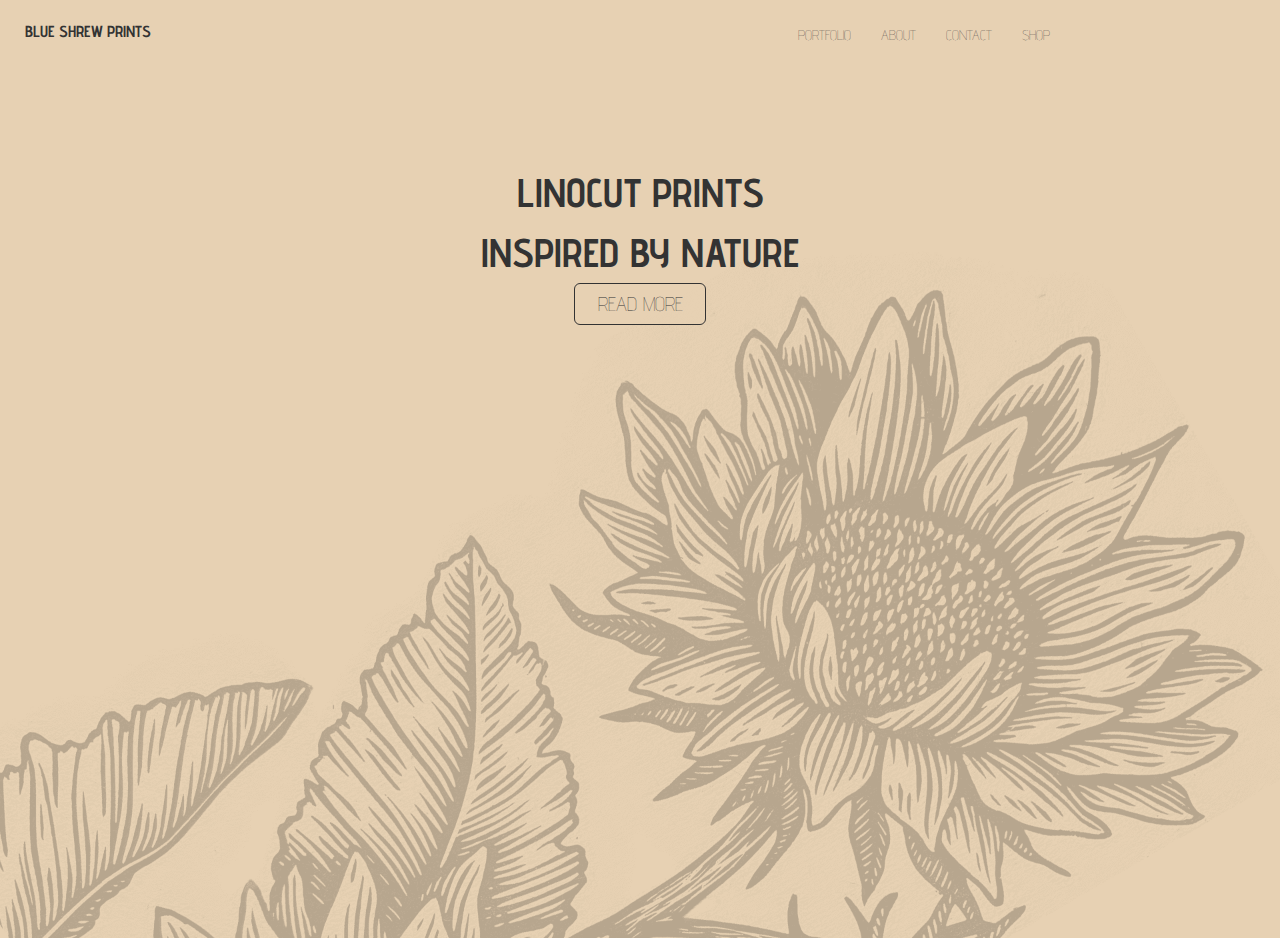
<file: index.html>
<!DOCTYPE html>
<html lang="en">
<head>
	<meta charset="utf-8">
	<meta name="viewport" content="width=device-width, height=device-height, initial-scale=1">
	<title>Blue Shrew Prints</title>
	<meta name="description" content="Linocut prints made by Andrea Raffai">
	<meta name="keywords" content="linocut, prints, handmade, art, contemporary">
	<link rel="icon" type="image/png" href="./IMG/favicon-16x16.png">
	<link rel="stylesheet" type="text/css" href="style.css">
	<link rel="stylesheet" href="https://cdnjs.cloudflare.com/ajax/libs/font-awesome/4.7.0/css/font-awesome.min.css">

	
</head>
<body>
	<header>
		
<!-- NAV -->

		<div class="logo">
			<a href="./index.html">
			<h1>BLUE SHREW PRlNTS</h1>
			</a>
		</div>
		<div class="bar">
		<nav>
			<a href="javascript:void(0);" class="icon" onclick="myFunction()">
				<i class="fa fa-bars"></i>
			</a>
			<div id="navLinks">
			    <a href="./portfolio.html">PORTFOLlO</a>
			    <a href="./about.html">ABOUT</a>
			    <a href="./contact.html">CONTACT</a>
			    <a href="./shop.html">SHOP</a>
  			</div>
		</nav>
		</div>
		<div class="logo2">
			<a href="./index.html">
			<h1>BLUE SHREW PRlNTS</h1>
			</a>
		</div>
		<div class="bar2">
		<nav>
			<div id="navLinks2">
			    <a href="./shop.html">SHOP</a>
			    <a href="./contact.html">CONTACT</a>
			    <a href="./about.html">ABOUT</a>
			    <a href="./portfolio.html">PORTFOLlO</a>
  			</div>

		</nav>
		</div>

	</header>

	<section id="home">

		<h1 class="tagline">
			LlNOCUT PRlNTS<br>lNSPlRED BY NATURE
		</h1>

		<div class="button">
			<a href="./portfolio.html">READ MORE</a>
		</div>
		
		
	</section>

<!-- NAV Display switch -->

	<script>
				function myFunction() {
		  var x = document.getElementById("navLinks");
		  if (x.style.display === "block") {
		    x.style.display = "none";
		  } else {
		    x.style.display = "block";
		  }
		}
	</script>

</body>
</html>
</file>
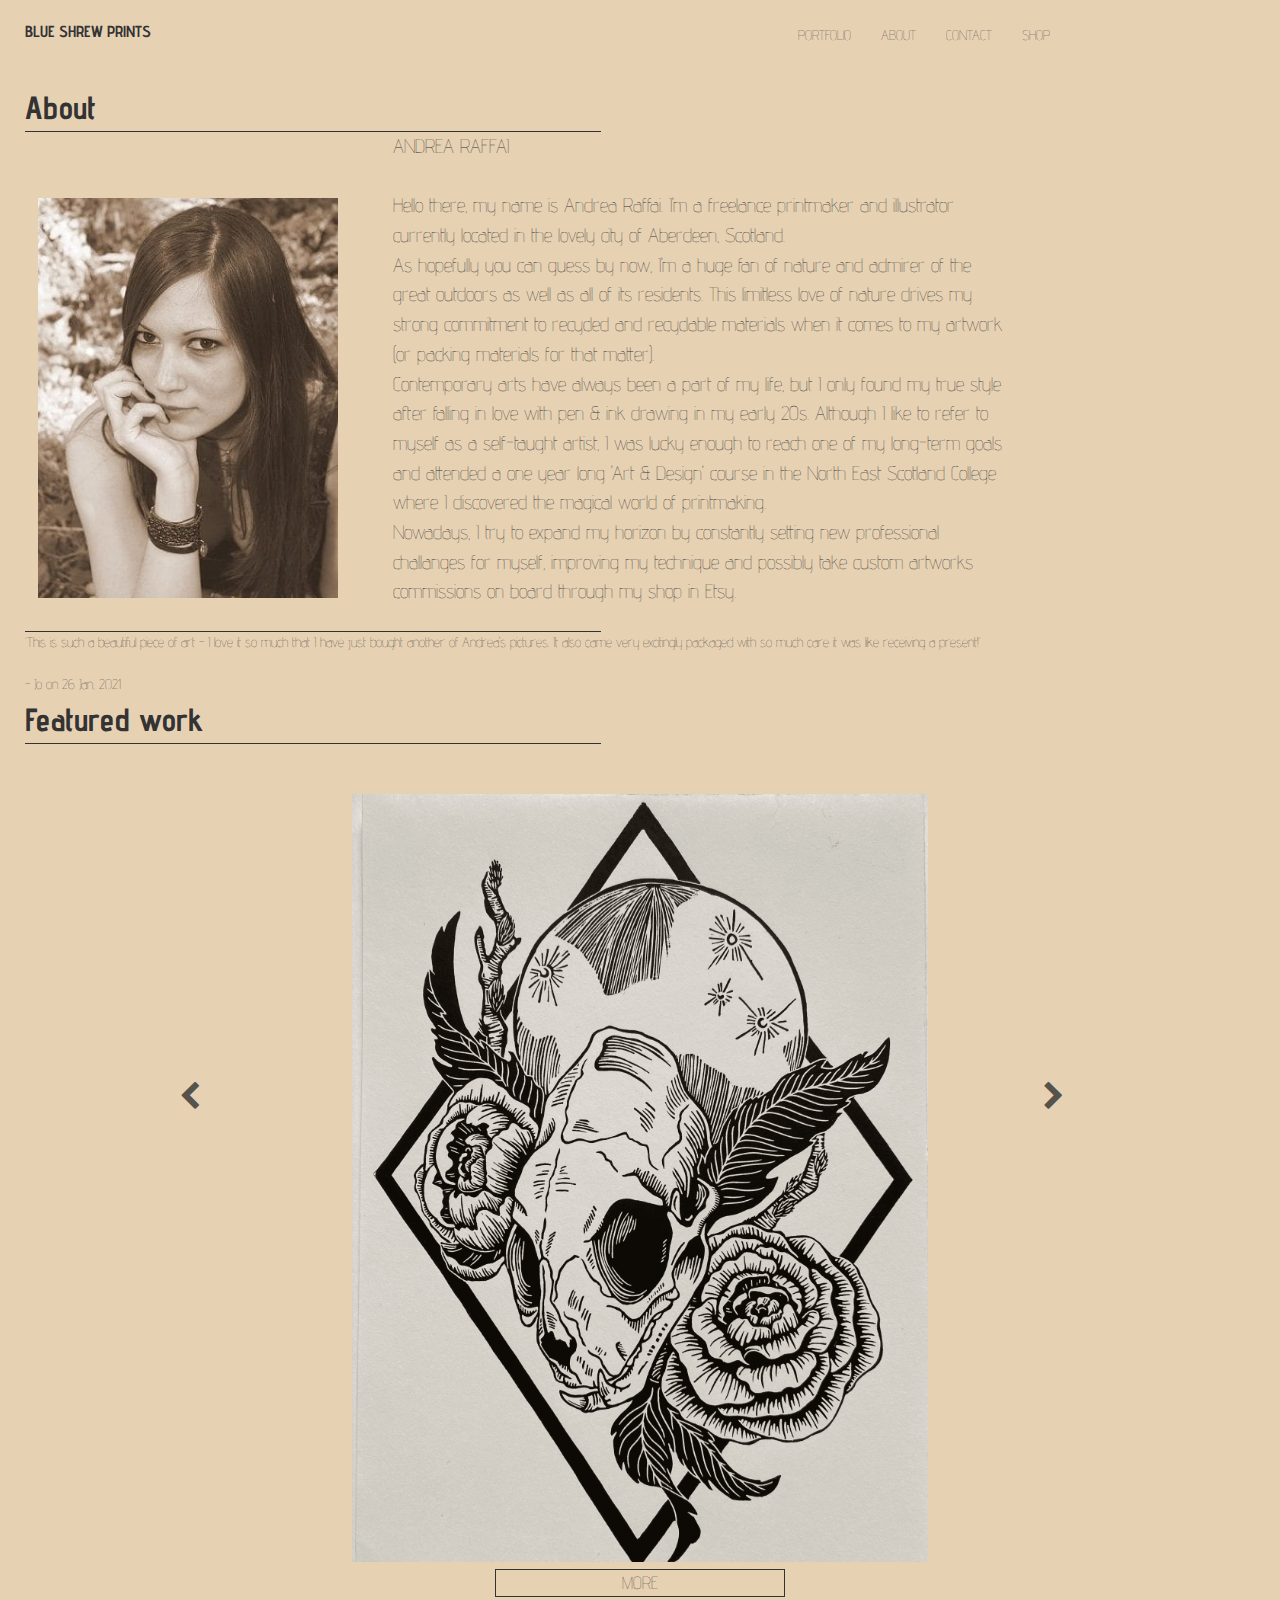
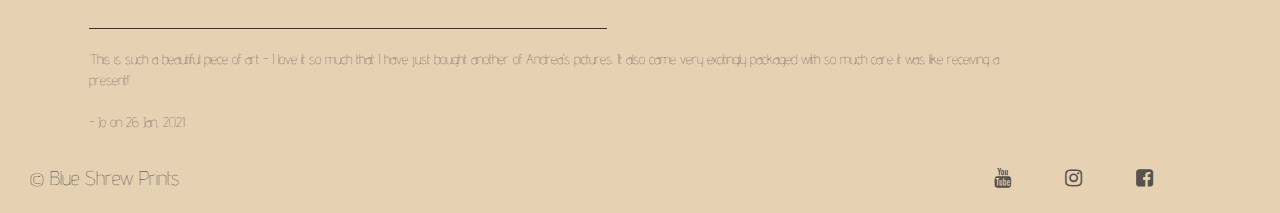
<file: about.html>
<!DOCTYPE html>
<html lang="en">
<head>
	<meta charset="utf-8">
	<meta name="viewport" content="width=device-width, initial-scale=1">
	<title>Blue Shrew Prints</title>
	<meta name="description" content="Linocut prints made by Andrea Raffai">
	<meta name="keywords" content="linocut, prints, handmade, art, contemporary">
	<link rel="favicon" type="image/png" href="./IMG/favicon-16x16.png">
	<link rel="stylesheet" type="text/css" href="style.css">
	<link rel="stylesheet" href="https://cdnjs.cloudflare.com/ajax/libs/font-awesome/4.7.0/css/font-awesome.min.css">

	
</head>
<body>
	<header>
		
<!-- NAV -->

		<div class="logo">
			<a href="./index.html">
			<h1>BLUE SHREW PRlNTS</h1>
			</a>
		</div>
		<div class="bar">
		<nav>
			<a href="javascript:void(0);" class="icon" onclick="myFunction()">
				<i class="fa fa-bars"></i>
			</a>
			<div id="navLinks">
			    <a href="./portfolio.html">PORTFOLlO</a>
			    <a href="./about.html">ABOUT</a>
			    <a href="./contact.html">CONTACT</a>
			    <a href="./shop.html">SHOP</a>
  			</div>
		</nav>
		</div>
		<div class="logo2">
			<a href="./index.html">
			<h1>BLUE SHREW PRlNTS</h1>
			</a>
		</div>
		<div class="bar2">
		<nav>
			<div id="navLinks2">
			    <a href="./shop.html">SHOP</a>
			    <a href="./contact.html">CONTACT</a>
			    <a href="./about.html">ABOUT</a>
			    <a href="./portfolio.html">PORTFOLlO</a>
  			</div>

		</nav>
		</div>

	</header>

	<section id="about">

			<h1 class="heading">
				About
			</h1>
			<hr>
			  <div id="m-view">
			   <div id="portrait-m" class="img-container">
				<img src="./IMG/1465.jpg" alt="Andrea Raffai">
				</div>
				<div class="about-txt">
				<p>
					ANDREA RAFFAI
					<br>
					<br>

					Hello there, my name is Andrea Raffai. I'm a freelance printmaker and illustrator currently located 
					in the lovely city of Aberdeen, Scotland. <br>
					As hopefully you can guess by now, I'm a huge fan of nature and admirer of the great outdoors as well as all of its residents. This limitless love of nature drives my strong commitment to recycled and recyclable materials when it comes to my artwork (or packing materials for that matter).<br>
					Contemporary arts have always been a part of my life, but I only found my true style after falling in love with pen & ink drawing in my early 20s.
					Although I like to refer to myself as a self-taught artist, I was lucky enough to reach one of my long-term goals and attended a one year long 'Art & Design' course in the North East Scotland College where I discovered the magical world of printmaking.<br>
					Nowadays, I try to expand my horizon by constantly setting new professional challanges for myself, improving my technique and possibly take custom artworks commissions on board through my shop in Etsy.<br> 

				</p>
				</div>
			  </div>
			<div id="d-view" class="paragraph">
				<div id="portrait-d" class="img-container">
				<img src="./IMG/1465.jpg" alt="Andrea Raffai">
				</div>
				<div class="about-txt">
				<p>
					ANDREA RAFFAI
					<br>
					<br>

					Hello there, my name is Andrea Raffai. I'm a freelance printmaker and illustrator currently located 
					in the lovely city of Aberdeen, Scotland. <br>
					As hopefully you can guess by now, I'm a huge fan of nature and admirer of the great outdoors as well as all of its residents. This limitless love of nature drives my strong commitment to recycled and recyclable materials when it comes to my artwork (or packing materials for that matter).<br>
					Contemporary arts have always been a part of my life, but I only found my true style after falling in love with pen & ink drawing in my early 20s.
					Although I like to refer to myself as a self-taught artist, I was lucky enough to reach one of my long-term goals and attended a one year long 'Art & Design' course in the North East Scotland College where I discovered the magical world of printmaking.<br>
					Nowadays, I try to expand my horizon by constantly setting new professional challanges for myself, improving my technique and possibly take custom artworks commissions on board through my shop in Etsy.<br> 
				</p>
				</div>
			</div>
			<br>
			<hr>
			<p id="quote">
				‘This is such a beautiful piece of art - I love it so much that I have just bought another of Andrea's pictures. It also came very excitingly packaged with so much care it was like receiving a present!’<br><br>

				- Jo on 26 Jan, 2021
			</p>
		


	</section>

	<section id="content">

			<h1 class="heading">
				Featured work
			</h1>
			<hr>

			<div id="featured" class="wrapper">

				<div id="chevron-left1" class="arrows">
					<a href="javascript:void(0);" class="icon" onclick="replace('cat1', 'cat3'); replaceButton('chevron-left1', 'chevron-left2'); removePic2()">
						<i class="fa fa-chevron-left"></i>
					</a>
				</div>

				<div id="chevron-left2" class="arrows">
					<a href="javascript:void(0);" class="icon" onclick="replace('cat3' , 'cat2'); replaceButton('chevron-left2', 'chevron-left3'); removePic3()">
						<i class="fa fa-chevron-left"></i>
					</a>
				</div>

				<div id="chevron-left3" class="arrows">
					<a href="javascript:void(0);" class="icon" onclick="replace('cat2' , 'cat1'); replaceButton('chevron-left3', 'chevron-left1'); removePic1()">
						<i class="fa fa-chevron-left"></i>
					</a>
				</div>

				<div id="chevron-right1" class="arrows">
					<a href="javascript:void(0);" class="icon" onclick="replace('cat1', 'cat2'); replaceButton('chevron-right1', 'chevron-right2'); removePic1()">
						<i class="fa fa-chevron-right"></i>
					</a>
				</div>

				<div id="chevron-right2" class="arrows">
					<a href="javascript:void(0);" class="icon" onclick="replace('cat2', 'cat3'); replaceButton('chevron-right2', 'chevron-right3'); removePic3()">
						<i class="fa fa-chevron-right"></i>
					</a>
				</div>

				<div id="chevron-right3" class="arrows">
					<a href="javascript:void(0);" class="icon" onclick="replace('cat3', 'cat1'); replaceButton('chevron-right3', 'chevron-right1'); removePic2()">
						<i class="fa fa-chevron-right"></i>
					</a>
				</div>

				<div class="img-container">
				
					<div id="cat1" class="show">

					<img src="./IMG/IMG_4001.jpg" alt="'Bobcat skull study' linocut print">
					<a href="./portfolio.html"><p> MORE </p>
					</a>

					</div>

					<div id="cat2" class="hidden">

					<img src="./IMG/IMG_4009.jpg" alt="'Jerboa' linocut print">

					<a href="./portfolio.html"><p> MORE </p>
					</a>

					</div>

					<div id="cat3" class="hidden">

					<img src="./IMG/IMG_4017.jpg" alt="'Lilies of Atlantis' linocut print">

					<a href="./portfolio.html"><p> MORE </p>
					</a>

					</div>

				</div>
				<br>
				<br>
				<hr>
				<p class="description">
					‘This is such a beautiful piece of art - I love it so much that I have just bought another of Andrea's pictures. It also came very excitingly packaged with so much care it was like receiving a present!’<br><br>

					- Jo on 26 Jan, 2021
				</p>
			</div>

		
	</section>
	<footer>
		&copy; Blue Shrew Prints
			<div id="social">
			<a href="https://www.facebook.com/TheBlueShrew" target="_blank"><i class="fa fa-facebook-square"></i></a>
			<a href="https://www.instagram.com/theblueshrew" target="_blank"><i class="fa fa-instagram"></i></a>
			<a href="https://www.youtube.com/channel/UCjPksI8dxlvdfoHy33ZhzMQ" target="_blank"><i class="fa fa-youtube"></i></a>
			</div>
	</footer>

<!-- NAV Display switch -->

	<script>
				function myFunction() {
		  var x = document.getElementById("navLinks");
		  if (x.style.display === "block") {
		    x.style.display = "none";
		  } else {
		    x.style.display = "block";
		  }
		}
	</script>

	<script>

				function replace( hide, show ) {
  			document.getElementById(hide).style.display="none";
  			document.getElementById(show).style.display="block";
		}

	</script>

	<script>

				function replaceButton( hidden, shown ) {
			document.getElementById(hidden).style.display="none";
			document.getElementById(shown).style.display="inline-block";
		}

	</script>

	<script>

				function removePic1() {
			document.getElementById("cat3").style.display="none";
		}

	</script>

	<script>

				function removePic2() {
			document.getElementById("cat2").style.display="none";
		}

	</script>

	<script>

				function removePic3() {
			document.getElementById("cat1").style.display="none";
		}

	</script>




</body>
</html>
</file>
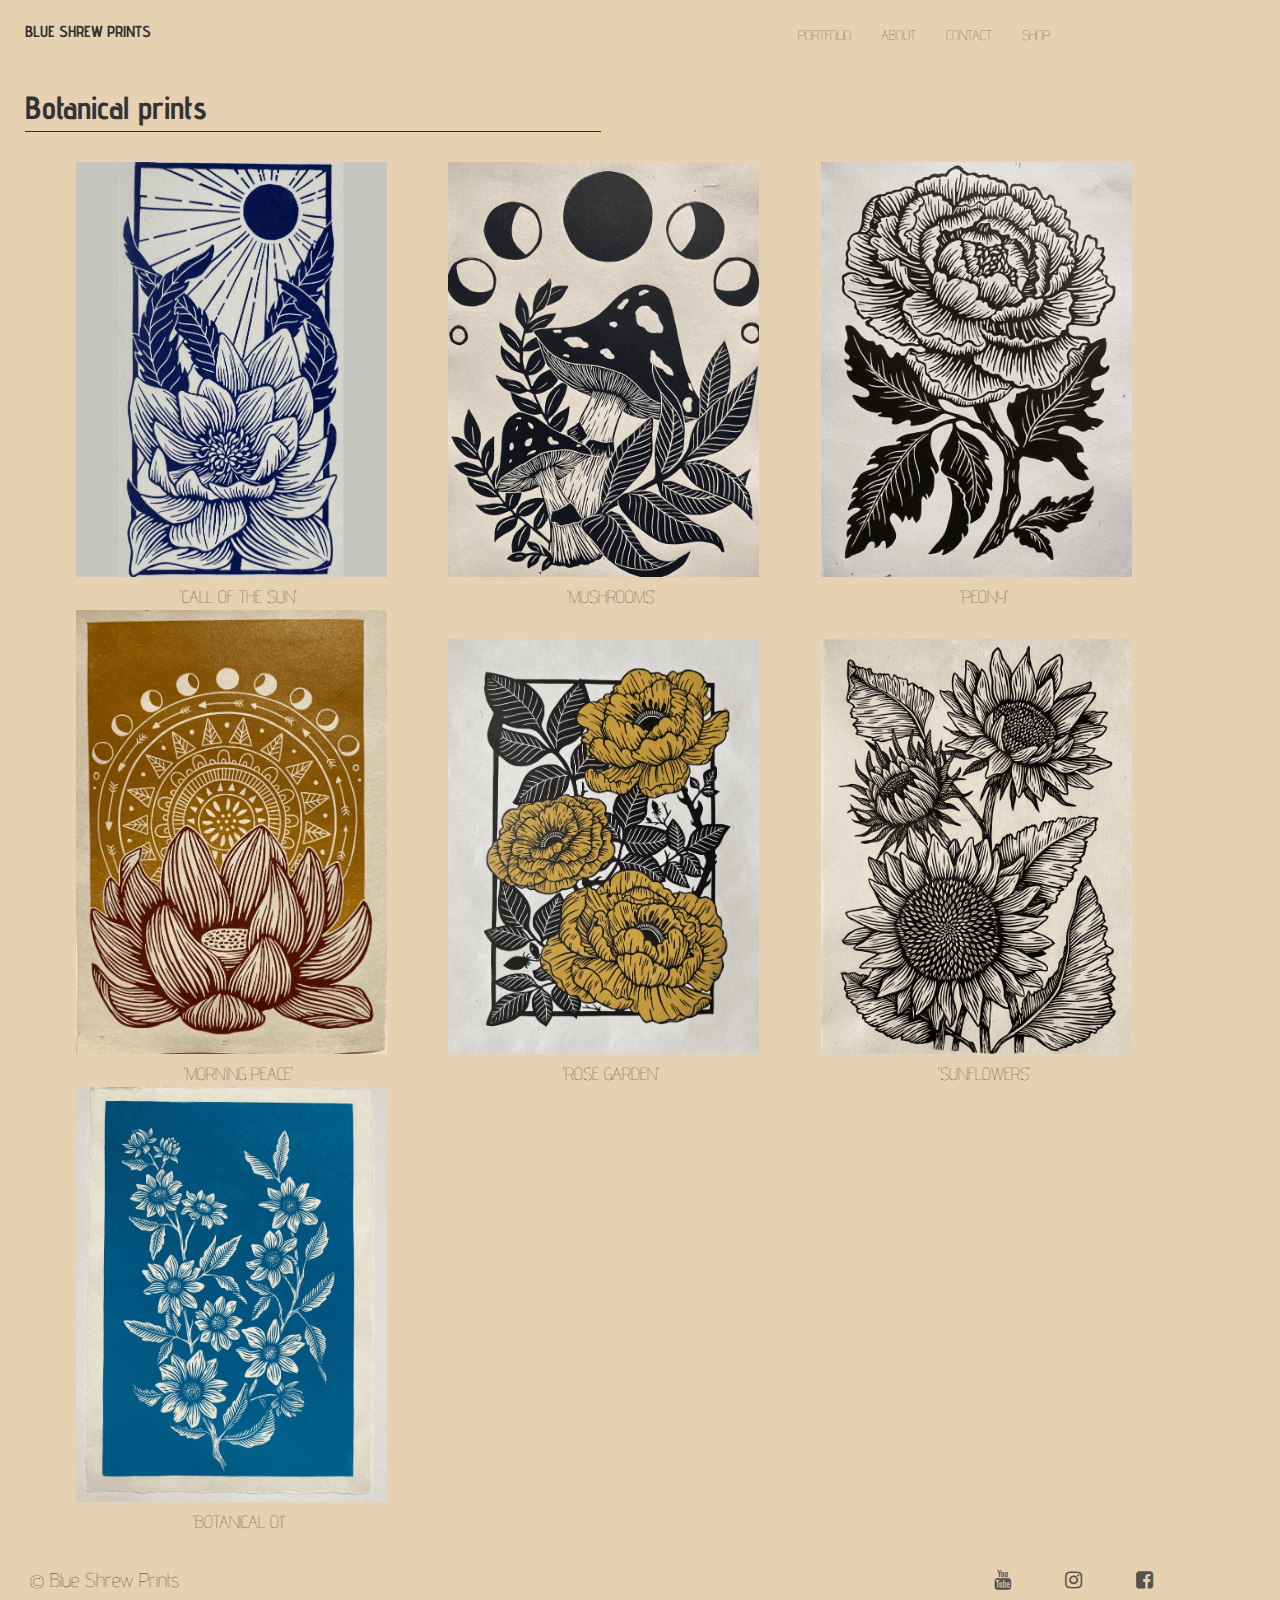
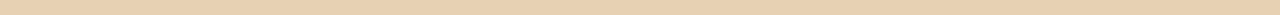
<file: botanical.html>
<!DOCTYPE html>
<html lang="en">
<head>
	<meta charset="utf-8">
	<meta name="viewport" content="width=device-width, initial-scale=1">
	<title>Blue Shrew Prints</title>
	<meta name="description" content="Linocut prints made by Andrea Raffai">
	<meta name="keywords" content="linocut, prints, handmade, art, contemporary">
	<link rel="favicon" type="image/png" href="./IMG/favicon-16x16.png">
	<link rel="stylesheet" type="text/css" href="style.css">
	<link rel="stylesheet" href="https://cdnjs.cloudflare.com/ajax/libs/font-awesome/4.7.0/css/font-awesome.min.css">

	
</head>
<body>
	<header>
		
<!-- NAV -->

		<div class="logo">
			<a href="./index.html">
			<h1>BLUE SHREW PRlNTS</h1>
			</a>
		</div>
		<div class="bar">
		<nav>
			<a href="javascript:void(0);" class="icon" onclick="myFunction()">
				<i class="fa fa-bars"></i>
			</a>
			<div id="navLinks">
			    <a href="./portfolio.html">PORTFOLlO</a>
			    <a href="./about.html">ABOUT</a>
			    <a href="./contact.html">CONTACT</a>
			    <a href="./shop.html">SHOP</a>
  			</div>
		</nav>
		</div>
		<div class="logo2">
			<a href="./index.html">
			<h1>BLUE SHREW PRlNTS</h1>
			</a>
		</div>
		<div class="bar2">
		<nav>
			<div id="navLinks2">
			    <a href="./shop.html">SHOP</a>
			    <a href="./contact.html">CONTACT</a>
			    <a href="./about.html">ABOUT</a>
			    <a href="./portfolio.html">PORTFOLlO</a>
  			</div>

		</nav>
		</div>

	</header>

	<section id="content">

			<h1 class="heading">
				Botanical prints
			</h1>
			<hr>

			<div id="m-view" class="wrapper">

				<div class="shop-container">
				
					
					<div>

					<img src="./IMG/IMG_3997.jpg" alt="'Call of the Sun' linocut print">

					<p> 'CALL OF THE SUN' </p>

					</div>

					<div>

					<img src="./IMG/IMG_4012.jpg" alt="'Mushrooms' linocut print">

					<p> 'MUSHROOMS' </p>

					</div>

					<div>

					<img src="./IMG/IMG_4013.jpg" alt="'Peony' linocut print">

					<p> 'PEONY' </p>

					</div>

					<div>

					<img src="./IMG/IMG_4014.jpg" alt="'Morning peace' linocut print">

					<p> 'MORNING PEACE' </p>

					</div>

					<div>

					<img src="./IMG/IMG_4019.jpg" alt="'Rose Garden' linocut print">

					<p> 'ROSE GARDEN' </p>

					</div>

					<div>

					<img src="./IMG/IMG_3973.jpg" alt="'Sunflowers' linocut print">

					<p> 'SUNFLOWERS' </p>

					</div>

					<div>

					<img src="./IMG/IMG_3981.jpg" alt="'Botanical 01' linocut print">

					<p> 'BOTANlCAL 01' </p>

					</div>

				</div>
				
			</div>

			<div id="d-view" class="wrapper">

			<div class="categories">

				<div class="category">
					<img src="./IMG/IMG_3997.jpg" alt="'Call of the Sun' linocut print">
					<p> 'CALL OF THE SUN' </p>
				</div>
				<div class="category">
					<img src="./IMG/IMG_4012.jpg" alt="'Mushrooms' linocut print">
					<p> 'MUSHROOMS' </p>
				</div>
				<div class="category">
					<img src="./IMG/IMG_4013.jpg" alt="'Peony' linocut print">

					<p> 'PEONY' </p>
				</div>

			</div>

			<div class="categories">

				<div class="category">
					<img src="./IMG/IMG_4014.jpg" alt="'Morning peace' linocut print">

					<p> 'MORNING PEACE' </p>
				</div>
				<div class="category">
					<img src="./IMG/IMG_4019.jpg" alt="'Rose Garden' linocut print">

					<p> 'ROSE GARDEN' </p>
				</div>
				<div class="category">
					<img src="./IMG/IMG_3973.jpg" alt="'Sunflowers' linocut print">

					<p> 'SUNFLOWERS' </p>
				</div>

			</div>

			<div class="categories">

				<div class="category">
					<img src="./IMG/IMG_3981.jpg" alt="'Botanical 01' linocut print">

					<p> 'BOTANlCAL 01' </p>
				</div>

			</div>

			</div>

		
	</section>
	<footer>
		&copy; Blue Shrew Prints
			<div id="social">
			<a href="https://www.facebook.com/TheBlueShrew" target="_blank"><i class="fa fa-facebook-square"></i></a>
			<a href="https://www.instagram.com/theblueshrew" target="_blank"><i class="fa fa-instagram"></i></a>
			<a href="https://www.youtube.com/channel/UCjPksI8dxlvdfoHy33ZhzMQ" target="_blank"><i class="fa fa-youtube"></i></a>
			</div>
	</footer>

<!-- NAV Display switch -->

	<script>
				function myFunction() {
		  var x = document.getElementById("navLinks");
		  if (x.style.display === "block") {
		    x.style.display = "none";
		  } else {
		    x.style.display = "block";
		  }
		}
	</script>

</body>
</html>
</file>
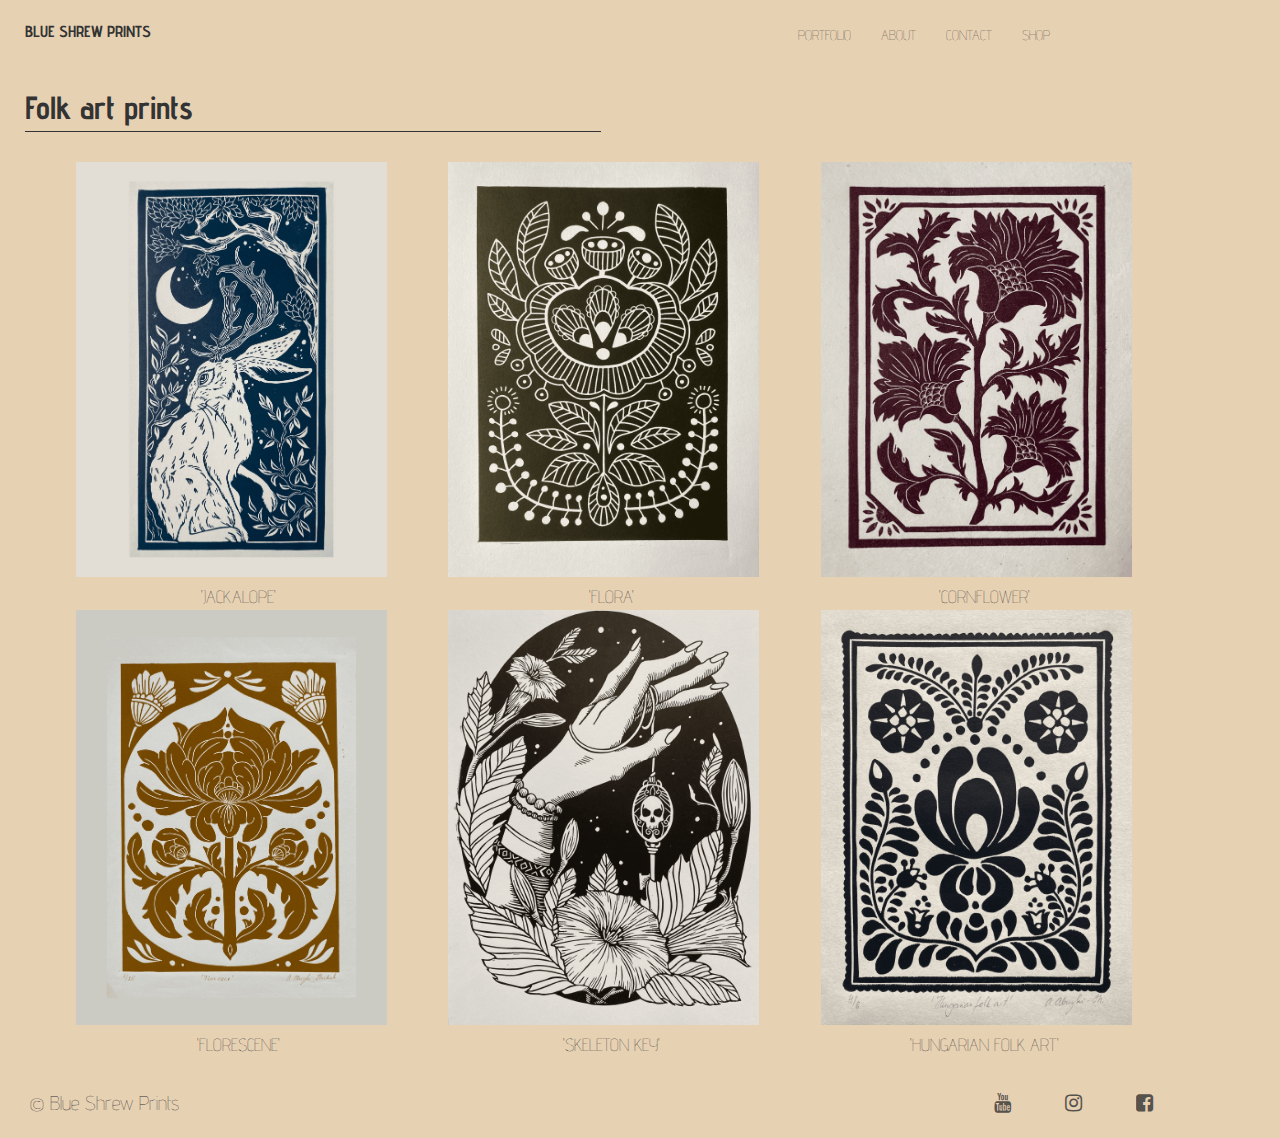
<file: folkart.html>
<!DOCTYPE html>
<html lang="en">
<head>
	<meta charset="utf-8">
	<meta name="viewport" content="width=device-width, initial-scale=1">
	<title>Blue Shrew Prints</title>
	<meta name="description" content="Linocut prints made by Andrea Raffai">
	<meta name="keywords" content="linocut, prints, handmade, art, contemporary">
	<link rel="favicon" type="image/png" href="./IMG/favicon-16x16.png">
	<link rel="stylesheet" type="text/css" href="style.css">
	<link rel="stylesheet" href="https://cdnjs.cloudflare.com/ajax/libs/font-awesome/4.7.0/css/font-awesome.min.css">

	
</head>
<body>
	<header>
		
<!-- NAV -->

		<div class="logo">
			<a href="./index.html">
			<h1>BLUE SHREW PRlNTS</h1>
			</a>
		</div>
		<div class="bar">
		<nav>
			<a href="javascript:void(0);" class="icon" onclick="myFunction()">
				<i class="fa fa-bars"></i>
			</a>
			<div id="navLinks">
			    <a href="./portfolio.html">PORTFOLlO</a>
			    <a href="./about.html">ABOUT</a>
			    <a href="./contact.html">CONTACT</a>
			    <a href="./shop.html">SHOP</a>
  			</div>
		</nav>
		</div>
		<div class="logo2">
			<a href="./index.html">
			<h1>BLUE SHREW PRlNTS</h1>
			</a>
		</div>
		<div class="bar2">
		<nav>
			<div id="navLinks2">
			    <a href="./shop.html">SHOP</a>
			    <a href="./contact.html">CONTACT</a>
			    <a href="./about.html">ABOUT</a>
			    <a href="./portfolio.html">PORTFOLlO</a>
  			</div>

		</nav>
		</div>

	</header>

	<section id="content">
			
			<h1 class="heading">
				Folk art prints
			</h1>
			<hr>

			<div id="m-view" class="wrapper">

				<div class="shop-container">
				
					
					<div>

					<img src="./IMG/IMG_3975.jpg" alt="'Jackalope' linocut print">

					<p> 'JACKALOPE' </p>

					</div>

					<div>

					<img src="./IMG/IMG_3994.jpg" alt="'Flora' linocut print">

					<p> 'FLORA' </p>

					</div>

					<div>

					<img src="./IMG/IMG_3998.jpg" alt="'Cornflower' linocut print">

					<p> 'CORNFLOWER' </p>

					</div>

					<div>

					<img src="./IMG/IMG_3999.jpg" alt="'Florescene' linocut print">

					<p> 'FLORESCENE' </p>

					</div>

					<div>

					<img src="./IMG/IMG_4004.jpg" alt="'Skeleton key' linocut print">

					<p> 'SKELETON KEY' </p>

					</div>

					<div>

					<img src="./IMG/IMG_4011.jpg" alt="'Hungarian folk art' linocut print">

					<p> 'HUNGARlAN FOLK ART' </p>

					</div>

				</div>
				
			</div>

			<div id="d-view" class="wrapper">

			<div class="categories">

				<div class="category">
					<img src="./IMG/IMG_3975.jpg" alt="'Jackalope' linocut print">

					<p> 'JACKALOPE' </p>
				</div>
				<div class="category">
					<img src="./IMG/IMG_3994.jpg" alt="'Flora' linocut print">

					<p> 'FLORA' </p>
				</div>
				<div class="category">
					<img src="./IMG/IMG_3998.jpg" alt="'Cornflower' linocut print">

					<p> 'CORNFLOWER' </p>
				</div>

			</div>

			<div class="categories">

				<div class="category">
					<img src="./IMG/IMG_3999.jpg" alt="'Florescene' linocut print">

					<p> 'FLORESCENE' </p>
				</div>
				<div class="category">
					<img src="./IMG/IMG_4004.jpg" alt="'Skeleton key' linocut print">

					<p> 'SKELETON KEY' </p>
				</div>
				<div class="category">
					<img src="./IMG/IMG_4011.jpg" alt="'Hungarian folk art' linocut print">

					<p> 'HUNGARlAN FOLK ART' </p>
				</div>

			</div>

			</div>

		
	</section>
	<footer>
		&copy; Blue Shrew Prints
			<div id="social">
			<a href="https://www.facebook.com/TheBlueShrew" target="_blank"><i class="fa fa-facebook-square"></i></a>
			<a href="https://www.instagram.com/theblueshrew" target="_blank"><i class="fa fa-instagram"></i></a>
			<a href="https://www.youtube.com/channel/UCjPksI8dxlvdfoHy33ZhzMQ" target="_blank"><i class="fa fa-youtube"></i></a>
			</div>
	</footer>

<!-- NAV Display switch -->

	<script>
				function myFunction() {
		  var x = document.getElementById("navLinks");
		  if (x.style.display === "block") {
		    x.style.display = "none";
		  } else {
		    x.style.display = "block";
		  }
		}
	</script>

</body>
</html>
</file>
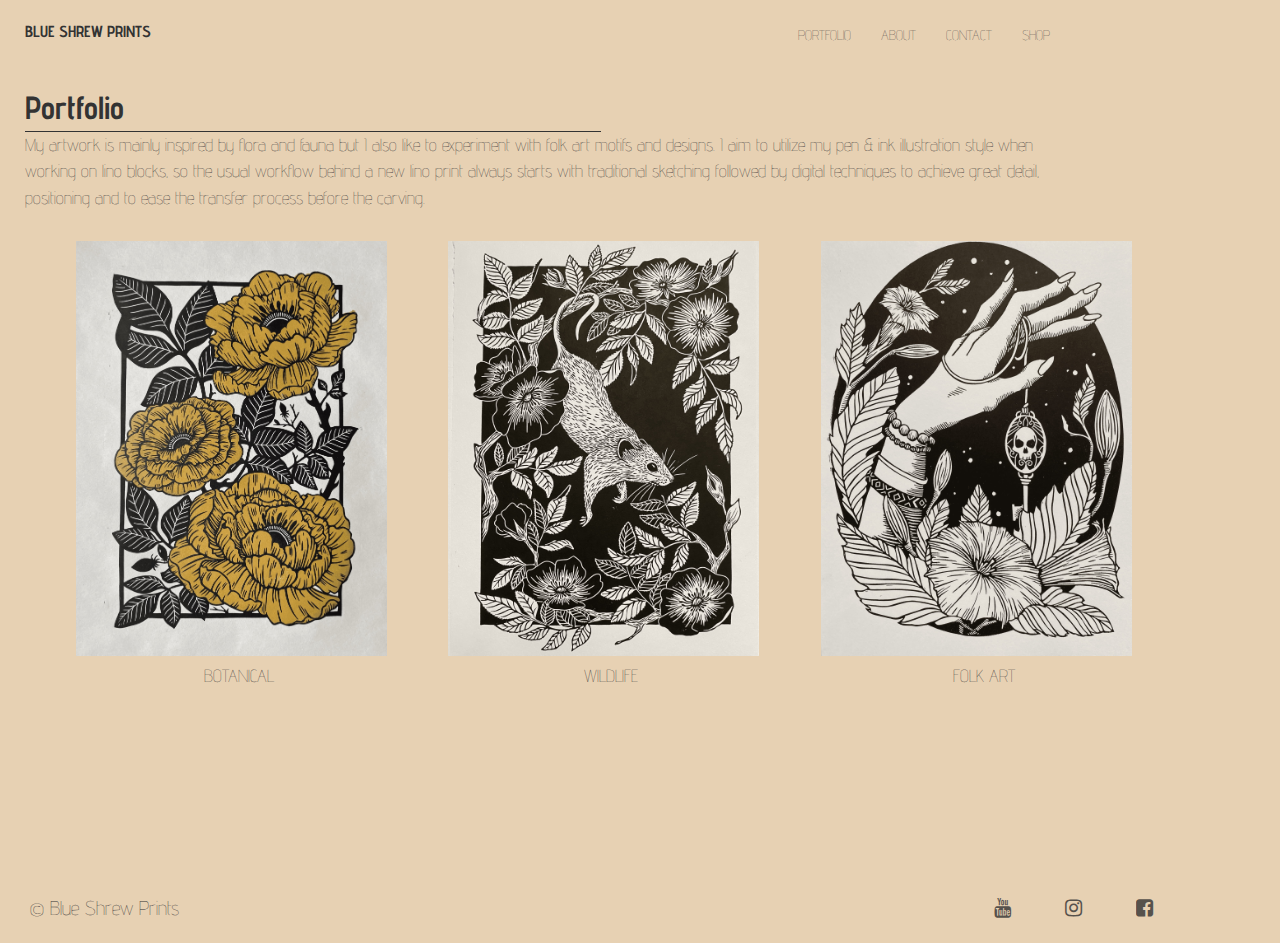
<file: portfolio.html>
<!DOCTYPE html>
<html lang="en">
<head>
	<meta charset="utf-8">
	<meta name="viewport" content="width=device-width, initial-scale=1">
	<title>Blue Shrew Prints</title>
	<meta name="description" content="Linocut prints made by Andrea Raffai">
	<meta name="keywords" content="linocut, prints, handmade, art, contemporary">
	<link rel="favicon" type="image/png" href="./IMG/favicon-16x16.png">
	<link rel="stylesheet" type="text/css" href="style.css">
	<link rel="stylesheet" href="https://cdnjs.cloudflare.com/ajax/libs/font-awesome/4.7.0/css/font-awesome.min.css">

	
</head>
<body>
	<header>
		
<!-- NAV -->

		<div class="logo">
			<a href="./index.html">
			<h1>BLUE SHREW PRlNTS</h1>
			</a>
		</div>
		<div class="bar">
		<nav>
			<a href="javascript:void(0);" class="icon" onclick="myFunction()">
				<i class="fa fa-bars"></i>
			</a>
			<div id="navLinks">
			    <a href="./portfolio.html">PORTFOLlO</a>
			    <a href="./about.html">ABOUT</a>
			    <a href="./contact.html">CONTACT</a>
			    <a href="./shop.html">SHOP</a>
  			</div>
		</nav>
		</div>
		<div class="logo2">
			<a href="./index.html">
			<h1>BLUE SHREW PRlNTS</h1>
			</a>
		</div>
		<div class="bar2">
		<nav>
			<div id="navLinks2">
			    <a href="./shop.html">SHOP</a>
			    <a href="./contact.html">CONTACT</a>
			    <a href="./about.html">ABOUT</a>
			    <a href="./portfolio.html">PORTFOLlO</a>
  			</div>

		</nav>
		</div>

	</header>

	<section id="content">

		<h1 class="heading">
			Portfolio
		</h1>
		<hr>

		<p>

			My artwork is mainly inspired by flora and fauna but I also like to experiment with folk art motifs and designs. I aim to utilize my pen & ink illustration style when working on lino blocks, so the usual workflow behind a new lino print always starts with traditional sketching followed by digital techniques to achieve great detail, positioning and to ease the transfer process before the carving.  

		</p>

		<div id="m-view" class="wrapper">

			<div id="chevron-left1" class="arrows">
				<a href="javascript:void(0);" class="icon" onclick="replace('cat1', 'cat3'); replaceButton('chevron-left1', 'chevron-left2'); removePic2()">
					<i class="fa fa-chevron-left"></i>
				</a>
			</div>

			<div id="chevron-left2" class="arrows">
				<a href="javascript:void(0);" class="icon" onclick="replace('cat3' , 'cat2'); replaceButton('chevron-left2', 'chevron-left3'); removePic3()">
					<i class="fa fa-chevron-left"></i>
				</a>
			</div>

			<div id="chevron-left3" class="arrows">
				<a href="javascript:void(0);" class="icon" onclick="replace('cat2' , 'cat1'); replaceButton('chevron-left3', 'chevron-left1'); removePic1()">
					<i class="fa fa-chevron-left"></i>
				</a>
			</div>

			<div id="chevron-right1" class="arrows">
				<a href="javascript:void(0);" class="icon" onclick="replace('cat1', 'cat2'); replaceButton('chevron-right1', 'chevron-right2'); removePic1()">
					<i class="fa fa-chevron-right"></i>
				</a>
			</div>

			<div id="chevron-right2" class="arrows">
				<a href="javascript:void(0);" class="icon" onclick="replace('cat2', 'cat3'); replaceButton('chevron-right2', 'chevron-right3'); removePic3()">
					<i class="fa fa-chevron-right"></i>
				</a>
			</div>

			<div id="chevron-right3" class="arrows">
				<a href="javascript:void(0);" class="icon" onclick="replace('cat3', 'cat1'); replaceButton('chevron-right3', 'chevron-right1'); removePic2()">
					<i class="fa fa-chevron-right"></i>
				</a>
			</div>

			<div class="img-container">
			
				<div id="cat1" class="show">

				<a href="./botanical.html"><img src="./IMG/IMG_4019.jpg" alt="'Rose Garden' linocut print">
				</a>

				<a href=./botanical.html><p> BOTANlCAL </p>
				</a>

				</div>

				<div id="cat2" class="hidden">

				<a href="./wildlife.html"><img src="./IMG/IMG_3987.jpg" alt="'Stolen scent' linocut print">
				</a>

				<a href="./wildlife.html"><p> WlLDLlFE </p>
				</a>

				</div>

				<div id="cat3" class="hidden">

				<a href="./folkart.html"><img src="./IMG/IMG_4004.jpg" alt="'Skeleton Key' linocut print">
				</a>

				<a href="./folkart.html"><p> FOLK ART </p>
				</a>

				</div>

			</div>
		</div>
		<div id="d-view" class="wrapper">

			<div class="categories">

				<div class="category">
					<a href="./botanical.html">
					<img src="./IMG/IMG_4019.jpg" alt="'Rose Garden' linocut print">
					<p> BOTANlCAL </p>
					</a>
				</div>
				<div class="category">
					<a href="./wildlife.html">
					<img src="./IMG/IMG_3987.jpg" alt="'Stolen scent' linocut print">
					<p> WlLDLlFE </p>
					</a>
				</div>
				<div class="category">
					<a href="./folkart.html">
					<img src="./IMG/IMG_4004.jpg" alt="'Skeleton Key' linocut print">
					<p> FOLK ART </p>
					</a>
				</div>

			</div>

		</div>

		
	</section>
	<footer>
		&copy; Blue Shrew Prints
			<div id="social">
			<a href="https://www.facebook.com/TheBlueShrew" target="_blank"><i class="fa fa-facebook-square"></i></a>
			<a href="https://www.instagram.com/theblueshrew" target="_blank"><i class="fa fa-instagram"></i></a>
			<a href="https://www.youtube.com/channel/UCjPksI8dxlvdfoHy33ZhzMQ" target="_blank"><i class="fa fa-youtube"></i></a>
			</div>
	</footer>

<!-- NAV Display switch -->

	<script>
				function myFunction() {
		  var x = document.getElementById("navLinks");
		  if (x.style.display === "block") {
		    x.style.display = "none";
		  } else {
		    x.style.display = "block";
		  }
		}
	</script>

	<script>

				function replace( hide, show ) {
  			document.getElementById(hide).style.display="none";
  			document.getElementById(show).style.display="block";
		}

	</script>

	<script>

				function replaceButton( hidden, shown ) {
			document.getElementById(hidden).style.display="none";
			document.getElementById(shown).style.display="inline-block";
		}

	</script>

	<script>

				function removePic1() {
			document.getElementById("cat3").style.display="none";
		}

	</script>

	<script>

				function removePic2() {
			document.getElementById("cat2").style.display="none";
		}

	</script>

	<script>

				function removePic3() {
			document.getElementById("cat1").style.display="none";
		}

	</script>




</body>
</html>
</file>
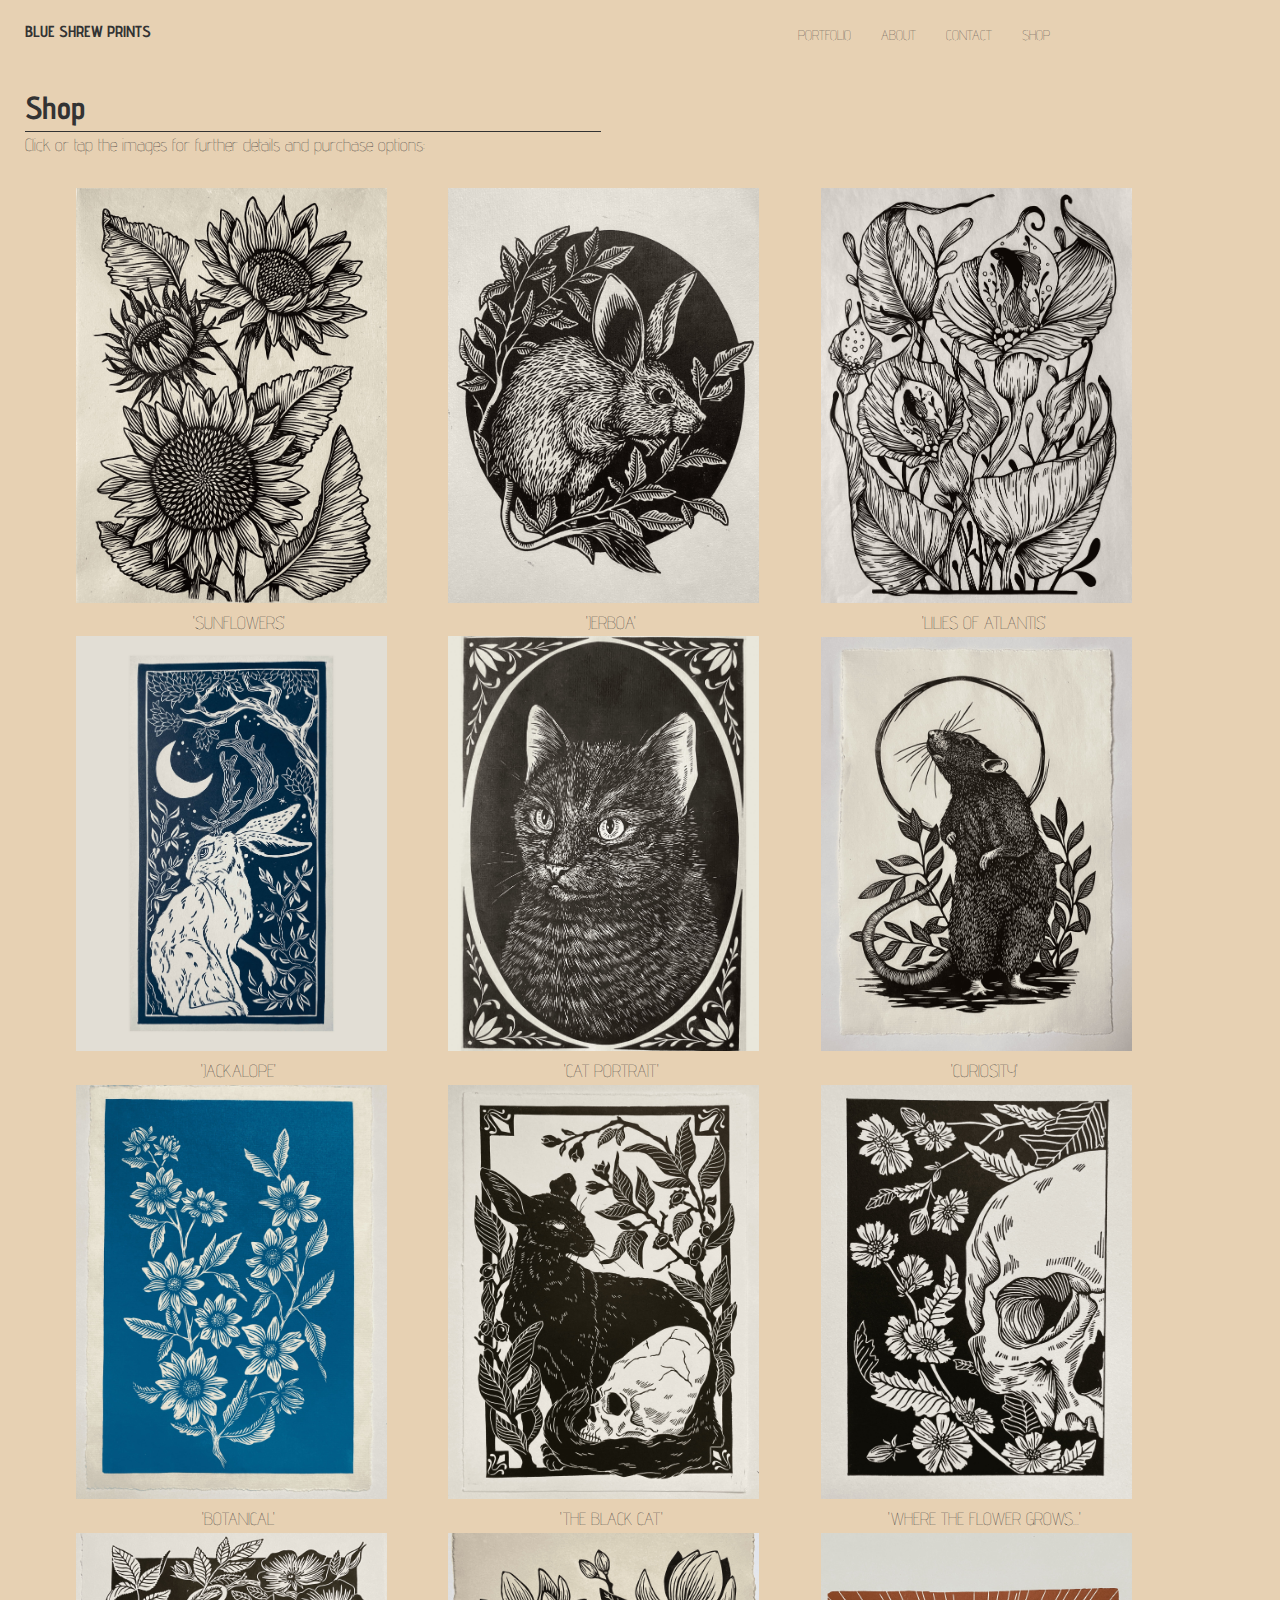
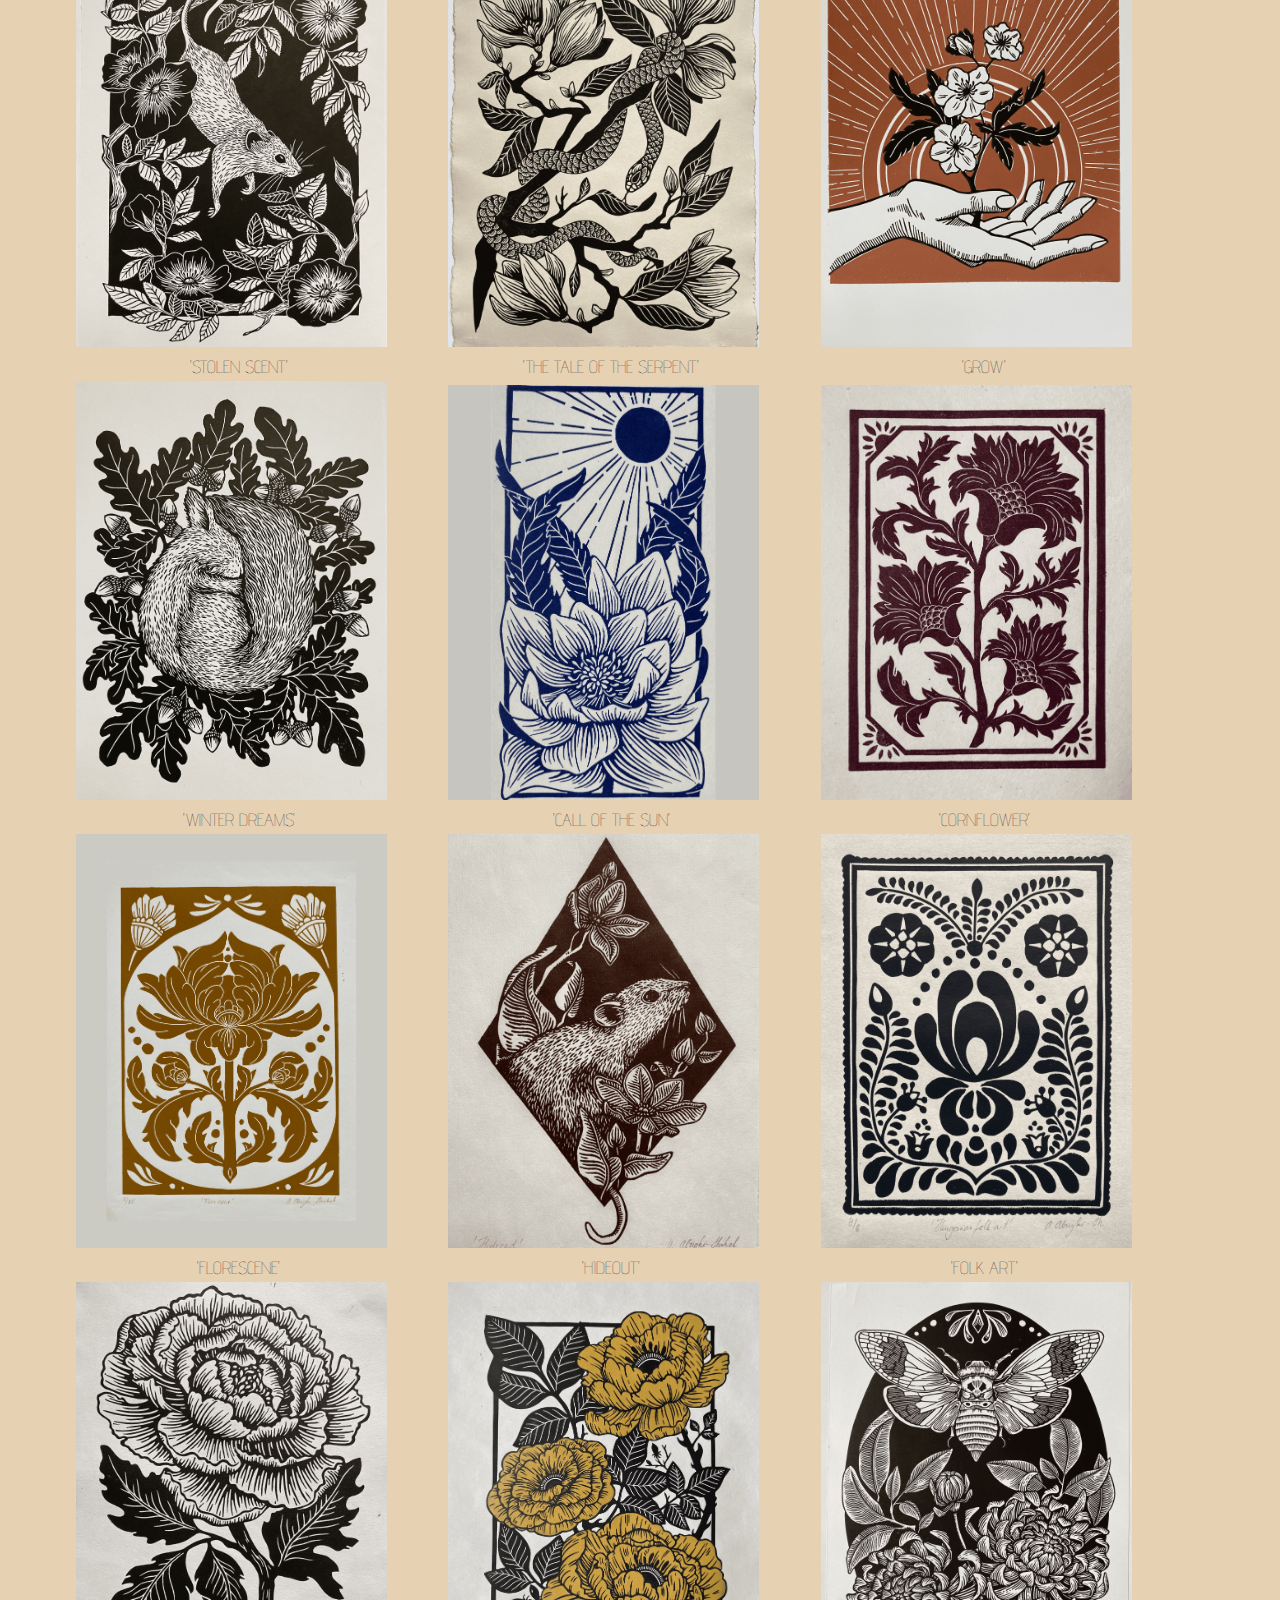
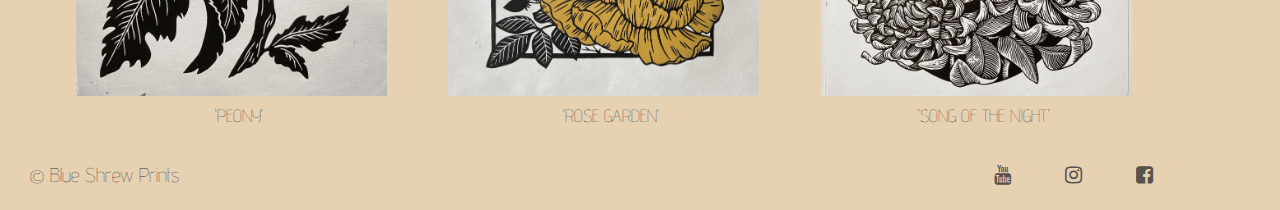
<file: shop.html>
<!DOCTYPE html>
<html lang="en">
<head>
	<meta charset="utf-8">
	<meta name="viewport" content="width=device-width, initial-scale=1">
	<title>Blue Shrew Prints</title>
	<meta name="description" content="Linocut prints made by Andrea Raffai">
	<meta name="keywords" content="linocut, prints, handmade, art, contemporary">
	<link rel="favicon" type="image/png" href="./IMG/favicon-16x16.png">
	<link rel="stylesheet" type="text/css" href="style.css">
	<link rel="stylesheet" href="https://cdnjs.cloudflare.com/ajax/libs/font-awesome/4.7.0/css/font-awesome.min.css">

	
</head>
<body>
	<header>
		
<!-- NAV -->

		<div class="logo">
			<a href="./index.html">
			<h1>BLUE SHREW PRlNTS</h1>
			</a>
		</div>
		<div class="bar">
		<nav>
			<a href="javascript:void(0);" class="icon" onclick="myFunction()">
				<i class="fa fa-bars"></i>
			</a>
			<div id="navLinks">
			    <a href="./portfolio.html">PORTFOLlO</a>
			    <a href="./about.html">ABOUT</a>
			    <a href="./contact.html">CONTACT</a>
			    <a href="./shop.html">SHOP</a>
  			</div>
		</nav>
		</div>
		<div class="logo2">
			<a href="./index.html">
			<h1>BLUE SHREW PRlNTS</h1>
			</a>
		</div>
		<div class="bar2">
		<nav>
			<div id="navLinks2">
			    <a href="./shop.html">SHOP</a>
			    <a href="./contact.html">CONTACT</a>
			    <a href="./about.html">ABOUT</a>
			    <a href="./portfolio.html">PORTFOLlO</a>
  			</div>

		</nav>
		</div>

	</header>

	<section id="content">

			<h1 class="heading">
				Shop
			</h1>
			<hr>
				<p> Click or tap the images for further details and purchase options:</p> 
			<div id="m-view" class="wrapper">

				<div class="shop-container">
				
					
					<div>

					<img id="modImg1" src="./IMG/IMG_3973.jpg" alt="'Sunflowers' linocut print (A4/ 29.7x21cm / 8.3x11.7in)">

					<p> 'SUNFLOWERS' </p>

					</div>

					<div>

					<img id="modImg2" src="./IMG/IMG_4009.jpg" alt="'Jerboa' small relief print on japanese paper (A5/ 21x14.8 cm /8.3x5.8 in)">

					<p> 'JERBOA' </p>

					</div>

					<div>

					<img id="modImg3" src="./IMG/IMG_4017.jpg" loading="lazy" alt="'Lilies of Atlantis' linocut print on japanese paper (A3/ 42x29.7 cm / 11.7x16.5 in)">

					<p> 'LlLlES OF ATLANTlS' </p>

					</div>

					<div>

					<img id="modImg4" src="./IMG/IMG_3975.jpg" loading="lazy" alt="'Jackalope' relief print (A4/ 29.7x21cm / 8.3x11.7in)">

					<p> 'JACKALOPE' </p>

					</div>

					<div>

					<img id="modImg5" src="./IMG/IMG_3976.jpg" loading="lazy" alt="'Cat portrait' relief print (A4/ 29.7x21 cm /11.7x8.3 in)">

					<p> 'CAT PORTRAIT' </p>

					</div>

					<div>

					<img id="modImg6" src="./IMG/IMG_3978.jpg" loading="lazy" alt="'Curiosity' linocut print on japanese paper (A4/ 29.7x21 cm /11.7x8.3 in)">

					<p> 'CURlOSITY' </p>

					</div>

					<div>

					<img id="modImg7" src="./IMG/IMG_3981.jpg" loading="lazy" alt="'Botanical' linocut print on japanese paper (A4/ 29.7x21 cm /11.7x8.3 in)">

					<p> 'BOTANlCAL' </p>

					</div>

					<div>

					<img id="modImg8" src="./IMG/IMG_3983.jpg" loading="lazy" alt="'The Black Cat' relief print (A4/ 29.7x21 cm /11.7x8.3 in)">

					<p> 'THE BLACK CAT' </p>

					</div>

					<div>

					<img id="modImg9" src="./IMG/IMG_3986.jpg" loading="lazy" alt="'Where the flower grows...' lino print (A4/ 29.7x21 cm /11.7x8.3 in)">

					<p> 'WHERE THE FLOWER GROWS...' </p>

					</div>

					<div>

					<img id="modImg10" src="./IMG/IMG_3987.jpg" loading="lazy" alt="'Stolen scent' linocut print (A4/ 29.7x21 cm /11.7x8.3 in)">

					<p> 'STOLEN SCENT' </p>

					</div>

					<div>

					<img id="modImg11" src="./IMG/IMG_3988.jpg" loading="lazy" alt="'The Tale of the Serpent' linocut print (A4/ 29.7x21 cm /11.7x8.3 in)">

					<p> 'THE TALE OF THE SERPENT' </p>

					</div>

					<div>

					<img id="modImg12" src="./IMG/IMG_3991.jpg" loading="lazy" alt="'Grow' linocut print (A4/ 29.7x21 cm /11.7x8.3 in)">

					<p> 'GROW' </p>

					</div>

					<div>

					<img id="modImg13" src="./IMG/IMG_3993.jpg" loading="lazy" alt="'Winter dreams' linocut print (A4/ 29.7x21 cm /11.7x8.3 in)">

					<p> 'WlNTER DREAMS' </p>

					</div>

					<div>

					<img id="modImg15" src="./IMG/IMG_3997.jpg" loading="lazy" alt="'Call of the Sun' linocut print (29x15 cm / 11.5x5.9 in)">

					<p> 'CALL OF THE SUN' </p>

					</div>

					<div>

					<img id="modImg16" src="./IMG/IMG_3998.jpg" loading="lazy" alt="'Cornflower' linocut print (A4/ 29.7x21 cm /11.7x8.3 in)">

					<p> 'CORNFLOWER' </p>

					</div>

					<div>

					<img id="modImg17" src="./IMG/IMG_3999.jpg" loading="lazy" alt="'Florescene' linocut print (A4/ 29.7x21 cm /11.7x8.3 in)">

					<p> 'FLORESCENE' </p>

					</div>

					<div>

					<img id="modImg20" src="./IMG/IMG_4007.jpg" loading="lazy" alt="'Hideout' linocut print (A5/ 21x14.8 cm /8.3x5.8 in)">

					<p> 'HIDEOUT' </p>

					</div>

					<div>

					<img id="modImg22" src="./IMG/IMG_4011.jpg" loading="lazy" alt="'Folk art' linocut print (A5 / 21 x 14.8 cm /8.3 x 5.8 in)">

					<p> 'FOLK ART' </p>

					</div>

					<div>

					<img id="modImg24" src="./IMG/IMG_4013.jpg" loading="lazy" alt="'Peony' linocut print (A5 / 21x14.8 cm /8.3x5.8 in)">

					<p> 'PEONY' </p>

					</div>

					<div>

					<img id="modImg26" src="./IMG/IMG_4019.jpg" loading="lazy" alt="'Rose Garden' linocut print (A3/ 42x29.7 cm / 11-3/4 x 16-1/2 in)">

					<p> 'ROSE GARDEN' </p>

					</div>

					<div>

					<img id="modImg28" src="./IMG/IMG_4022.jpg" loading="lazy" alt="'Song of the Night' linocut print (A3/ 42x29.7 cm / 11-3/4 x 16-1/2 in)">

					<p> 'SONG OF THE NIGHT' </p>

					</div>

				</div>

			</div>
			<div id="d-view" class="wrapper">

			<div class="categories">

				<div class="category">
					<img id="modImg01" src="./IMG/IMG_3973.jpg" alt="'Sunflowers' linocut print (A4/ 29.7x21cm / 8.3x11.7in)">

					<p> 'SUNFLOWERS' </p>
				</div>
				<div class="category">
					<img id="modImg02" src="./IMG/IMG_4009.jpg" alt="'Jerboa' small relief print on japanese paper (A5/ 21x14.8 cm /8.3x5.8 in)">

					<p> 'JERBOA' </p>
				</div>
				<div class="category">
					<img id="modImg03" src="./IMG/IMG_4017.jpg" alt="'Lilies of Atlantis' linocut print on japanese paper (A3/ 42x29.7 cm / 11.7x16.5 in)">

					<p> 'LlLlES OF ATLANTlS' </p>
				</div>

			</div>

			<div class="categories">

				<div class="category">
					<img id="modImg04" src="./IMG/IMG_3975.jpg" loading="lazy" alt="'Jackalope' relief print (A4/ 29.7x21cm / 8.3x11.7in)">

					<p> 'JACKALOPE' </p>
				</div>
				<div class="category">
					<img id="modImg05" src="./IMG/IMG_3976.jpg" loading="lazy" alt="'Cat portrait' relief print (A4/ 29.7x21 cm /11.7x8.3 in)">

					<p> 'CAT PORTRAIT' </p>
				</div>
				<div class="category">
					<img id="modImg06" src="./IMG/IMG_3978.jpg" loading="lazy" alt="'Curiosity' linocut print on japanese paper (A4/ 29.7x21 cm /11.7x8.3 in)">

					<p> 'CURlOSITY' </p>
				</div>

			</div>

			<div class="categories">

				<div class="category">
					<img id="modImg07" src="./IMG/IMG_3981.jpg" loading="lazy" alt="'Botanical' linocut print on japanese paper (A4/ 29.7x21 cm /11.7x8.3 in)">

					<p> 'BOTANlCAL' </p>
				</div>
				<div class="category">
					<img id="modImg08" src="./IMG/IMG_3983.jpg" loading="lazy" alt="'The Black Cat' relief print (A4/ 29.7x21 cm /11.7x8.3 in)">

					<p> 'THE BLACK CAT' </p>
				</div>
				<div class="category">
					<img id="modImg09" src="./IMG/IMG_3986.jpg" loading="lazy" alt="'Where the flower grows...' lino print (A4/ 29.7x21 cm /11.7x8.3 in)">

					<p> 'WHERE THE FLOWER GROWS...' </p>
				</div>

			</div>

			<div class="categories">

				<div class="category">
					<img id="modImg010" src="./IMG/IMG_3987.jpg" loading="lazy" alt="'Stolen scent' linocut print (A4/ 29.7x21 cm /11.7x8.3 in)">

					<p> 'STOLEN SCENT' </p>
				</div>
				<div class="category">
					<img id="modImg011" src="./IMG/IMG_3988.jpg" loading="lazy" alt="'The Tale of the Serpent' linocut print (A4/ 29.7x21 cm /11.7x8.3 in)">

					<p> 'THE TALE OF THE SERPENT' </p>
				</div>
				<div class="category">
					<img id="modImg012" src="./IMG/IMG_3991.jpg" loading="lazy" alt="'Grow' linocut print (A4/ 29.7x21 cm /11.7x8.3 in)">

					<p> 'GROW' </p>
				</div>

			</div>

			<div class="categories">

				<div class="category">
					<img id="modImg013" src="./IMG/IMG_3993.jpg" loading="lazy" alt="'Winter dreams' linocut print (A4/ 29.7x21 cm /11.7x8.3 in)">

					<p> 'WlNTER DREAMS' </p>
				</div>
				<div class="category">
					<img id="modImg015" src="./IMG/IMG_3997.jpg" loading="lazy" alt="'Call of the Sun' linocut print (29x15 cm / 11.5x5.9 in)">

					<p> 'CALL OF THE SUN' </p>
				</div>
				<div class="category">
					<img id="modImg016" src="./IMG/IMG_3998.jpg" loading="lazy" alt="'Cornflower' linocut print (A4/ 29.7x21 cm /11.7x8.3 in)">

					<p> 'CORNFLOWER' </p>
				</div>

			</div>

			<div class="categories">

				<div class="category">
					<img id="modImg017" src="./IMG/IMG_3999.jpg" loading="lazy" alt="'Florescene' linocut print (A4/ 29.7x21 cm /11.7x8.3 in)">

					<p> 'FLORESCENE' </p>
				</div>

				<div class="category">
					<img id="modImg020" src="./IMG/IMG_4007.jpg" loading="lazy" alt="'Hideout' linocut print (A5/ 21x14.8 cm /8.3x5.8 in)">

					<p> 'HIDEOUT' </p>
				</div>

				<div class="category">
					<img id="modImg022" src="./IMG/IMG_4011.jpg" loading="lazy" alt="'Folk art' linocut print (A5 / 21 x 14.8 cm /8.3 x 5.8 in)">

					<p> 'FOLK ART' </p>
				</div>

			</div>

			<div class="categories">

				<div class="category">
					<img id="modImg024" src="./IMG/IMG_4013.jpg" loading="lazy" alt="'Peony' linocut print (A5 / 21x14.8 cm /8.3x5.8 in)">

					<p> 'PEONY' </p>
				</div>

				<div class="category">
					<img id="modImg026" src="./IMG/IMG_4019.jpg" loading="lazy" alt="'Rose Garden' linocut print (A3/ 42x29.7 cm / 11-3/4 x 16-1/2 in)">

					<p> 'ROSE GARDEN' </p>
				</div>

				<div class="category">
					<img id="modImg028" src="./IMG/IMG_4022.jpg" loading="lazy" alt="'Song of the Night' linocut print (A3/ 42x29.7 cm / 11-3/4 x 16-1/2 in)">

					<p> 'SONG OF THE NIGHT' </p>
				</div>

			</div>

			

			</div>

			<div id="modalbox" class="modal">
					<span id="close">&times;</span>
					<img class="modal-content" id="img01" src="./IMG/IMG_3973.jpg" alt="Enlarged version of focused image">
					<div id="caption"></div>
					<div id="link">OPEN ON ETSY</div>
			</div>

	</section>
	<footer>
		&copy; Blue Shrew Prints
			<div id="social">
			<a href="https://www.facebook.com/TheBlueShrew" target="_blank"><i class="fa fa-facebook-square"></i></a>
			<a href="https://www.instagram.com/theblueshrew" target="_blank"><i class="fa fa-instagram"></i></a>
			<a href="https://www.youtube.com/channel/UCjPksI8dxlvdfoHy33ZhzMQ" target="_blank"><i class="fa fa-youtube"></i></a>
			</div>
	</footer>

<!-- NAV Display switch -->

	<script>
				function myFunction() {
		  var x = document.getElementById("navLinks");
		  if (x.style.display === "block") {
		    x.style.display = "none";
		  } else {
		    x.style.display = "block";
		  }
		}
	</script>

	<script>

		var modal = document.getElementById("modalbox");
		var img1 = document.getElementById("modImg1");
		var img2 = document.getElementById("modImg2");
		var img3 = document.getElementById("modImg3");
		var img4 = document.getElementById("modImg4");
		var img5 = document.getElementById("modImg5");
		var img6 = document.getElementById("modImg6");
		var img7 = document.getElementById("modImg7");
		var img8 = document.getElementById("modImg8");
		var img9 = document.getElementById("modImg9");
		var img10 = document.getElementById("modImg10");
		var img11 = document.getElementById("modImg11");
		var img12 = document.getElementById("modImg12");
		var img13 = document.getElementById("modImg13");
		var img15 = document.getElementById("modImg15");
		var img16 = document.getElementById("modImg16");
		var img17 = document.getElementById("modImg17");
		var img20 = document.getElementById("modImg20");
		var img22 = document.getElementById("modImg22");
		var img24 = document.getElementById("modImg24");
		var img26 = document.getElementById("modImg26");
		var img28 = document.getElementById("modImg28");
		var img01 = document.getElementById("modImg01");
		var img02 = document.getElementById("modImg02");
		var img03 = document.getElementById("modImg03");
		var img04 = document.getElementById("modImg04");
		var img05 = document.getElementById("modImg05");
		var img06 = document.getElementById("modImg06");
		var img07 = document.getElementById("modImg07");
		var img08 = document.getElementById("modImg08");
		var img09 = document.getElementById("modImg09");
		var img010 = document.getElementById("modImg010");
		var img011 = document.getElementById("modImg011");
		var img012 = document.getElementById("modImg012");
		var img013 = document.getElementById("modImg013");
		var img015 = document.getElementById("modImg015");
		var img016 = document.getElementById("modImg016");
		var img017 = document.getElementById("modImg017");
		var img020 = document.getElementById("modImg020");
		var img022 = document.getElementById("modImg022");
		var img024 = document.getElementById("modImg024");
		var img026 = document.getElementById("modImg026");
		var img028 = document.getElementById("modImg028");
		var modalImg = document.getElementById("img01");
		var captionText = document.getElementById("caption");
		var link = document.getElementById("link");
		var span = document.getElementById("close");
		span.onclick = function(){
			modal.style.display = "none";
		}

		img1.onclick = function(){
			modal.style.display = "block";
			modalImg.src = this.src;
			captionText.innerHTML = this.alt;
			link.innerHTML = '<a href="https://www.etsy.com/uk/listing/966627563" style="text-decoration: none; color: white;" target="_blank">OPEN ON ETSY</a>';
		}
		
		img2.onclick = function(){
			modal.style.display = "block";
			modalImg.src = this.src;
			captionText.innerHTML = this.alt;
			link.innerHTML = '<a href="https://www.etsy.com/uk/listing/895155155" style="text-decoration: none; color: white;" target="_blank">OPEN ON ETSY</a>';
		}
		img3.onclick = function(){
			modal.style.display = "block";
			modalImg.src = this.src;
			captionText.innerHTML = this.alt;
			link.innerHTML = '<a href="https://www.etsy.com/uk/listing/937516773" style="text-decoration: none; color: white;" target="_blank">OPEN ON ETSY</a>';
		}
		img4.onclick = function(){
			modal.style.display = "block";
			modalImg.src = this.src;
			captionText.innerHTML = this.alt;
			link.innerHTML = '<a href="https://www.etsy.com/uk/shop/TheBlueShrew" style="text-decoration: none; color: white;" target="_blank">OPEN ON ETSY</a>';
		}
		img5.onclick = function(){
			modal.style.display = "block";
			modalImg.src = this.src;
			captionText.innerHTML = this.alt;
			link.innerHTML = '<a href="https://www.etsy.com/uk/listing/954885087" style="text-decoration: none; color: white;" target="_blank">OPEN ON ETSY</a>';
		}
		img6.onclick = function(){
			modal.style.display = "block";
			modalImg.src = this.src;
			captionText.innerHTML = this.alt;
			link.innerHTML = '<a href="https://www.etsy.com/uk/listing/963431614" style="text-decoration: none; color: white;" target="_blank">OPEN ON ETSY</a>';
		}
		img7.onclick = function(){
			modal.style.display = "block";
			modalImg.src = this.src;
			captionText.innerHTML = this.alt;
			link.innerHTML = '<a href="https://www.etsy.com/uk/listing/925878226" style="text-decoration: none; color: white;" target="_blank">OPEN ON ETSY</a>';
		}
		img8.onclick = function(){
			modal.style.display = "block";
			modalImg.src = this.src;
			captionText.innerHTML = this.alt;
			link.innerHTML = '<a href="https://www.etsy.com/uk/listing/806970700" style="text-decoration: none; color: white;" target="_blank">OPEN ON ETSY</a>';
		}
		img9.onclick = function(){
			modal.style.display = "block";
			modalImg.src = this.src;
			captionText.innerHTML = this.alt;
			link.innerHTML = '<a href="https://www.etsy.com/uk/listing/831996579" style="text-decoration: none; color: white;" target="_blank">OPEN ON ETSY</a>';
		}
		img10.onclick = function(){
			modal.style.display = "block";
			modalImg.src = this.src;
			captionText.innerHTML = this.alt;
			link.innerHTML = '<a href="https://www.etsy.com/uk/listing/824222608" style="text-decoration: none; color: white;" target="_blank">OPEN ON ETSY</a>';
		}
		img11.onclick = function(){
			modal.style.display = "block";
			modalImg.src = this.src;
			captionText.innerHTML = this.alt;
			link.innerHTML = '<a href="https://www.etsy.com/uk/shop/TheBlueShrew" style="text-decoration: none; color: white;" target="_blank">OPEN ON ETSY</a>';
		}
		img12.onclick = function(){
			modal.style.display = "block";
			modalImg.src = this.src;
			captionText.innerHTML = this.alt;
			link.innerHTML = '<a href="https://www.etsy.com/uk/listing/824224092" style="text-decoration: none; color: white;" target="_blank">OPEN ON ETSY</a>';
		}
		img13.onclick = function(){
			modal.style.display = "block";
			modalImg.src = this.src;
			captionText.innerHTML = this.alt;
			link.innerHTML = '<a href="https://www.etsy.com/uk/listing/847506143" style="text-decoration: none; color: white;" target="_blank">OPEN ON ETSY</a>';
		}
		img15.onclick = function(){
			modal.style.display = "block";
			modalImg.src = this.src;
			captionText.innerHTML = this.alt;
			link.innerHTML = '<a href="https://www.etsy.com/uk/listing/825789255" style="text-decoration: none; color: white;" target="_blank">OPEN ON ETSY</a>';
		}
		img16.onclick = function(){
			modal.style.display = "block";
			modalImg.src = this.src;
			captionText.innerHTML = this.alt;
			link.innerHTML = '<a href="https://www.etsy.com/uk/listing/811873442" style="text-decoration: none; color: white;" target="_blank">OPEN ON ETSY</a>';
		}
		img17.onclick = function(){
			modal.style.display = "block";
			modalImg.src = this.src;
			captionText.innerHTML = this.alt;
			link.innerHTML = '<a href="https://www.etsy.com/uk/listing/874478245" style="text-decoration: none; color: white;" target="_blank">OPEN ON ETSY</a>';
		}
		img20.onclick = function(){
			modal.style.display = "block";
			modalImg.src = this.src;
			captionText.innerHTML = this.alt;
			link.innerHTML = '<a href="https://www.etsy.com/uk/listing/881223518" style="text-decoration: none; color: white;" target="_blank">OPEN ON ETSY</a>';
		}
		img22.onclick = function(){
			modal.style.display = "block";
			modalImg.src = this.src;
			captionText.innerHTML = this.alt;
			link.innerHTML = '<a href="https://www.etsy.com/uk/listing/831512057" style="text-decoration: none; color: white;" target="_blank">OPEN ON ETSY</a>';
		}
		img24.onclick = function(){
			modal.style.display = "block";
			modalImg.src = this.src;
			captionText.innerHTML = this.alt;
			link.innerHTML = '<a href="https://www.etsy.com/uk/listing/826327086" style="text-decoration: none; color: white;" target="_blank">OPEN ON ETSY</a>';
		}
		img26.onclick = function(){
			modal.style.display = "block";
			modalImg.src = this.src;
			captionText.innerHTML = this.alt;
			link.innerHTML = '<a href="https://www.etsy.com/uk/listing/933416834" style="text-decoration: none; color: white;" target="_blank">OPEN ON ETSY</a>';
		}
		img28.onclick = function(){
			modal.style.display = "block";
			modalImg.src = this.src;
			captionText.innerHTML = this.alt;
			link.innerHTML = '<a href="https://www.etsy.com/uk/listing/918433917" style="text-decoration: none; color: white;" target="_blank">OPEN ON ETSY</a>';
		}

		img01.onclick = function(){
			modal.style.display = "block";
			modalImg.src = this.src;
			captionText.innerHTML = this.alt;
			link.innerHTML = '<a href="https://www.etsy.com/uk/listing/966627563" style="text-decoration: none; color: white;" target="_blank">OPEN ON ETSY</a>';
		}
		
		img02.onclick = function(){
			modal.style.display = "block";
			modalImg.src = this.src;
			captionText.innerHTML = this.alt;
			link.innerHTML = '<a href="https://www.etsy.com/uk/listing/895155155" style="text-decoration: none; color: white;" target="_blank">OPEN ON ETSY</a>';
		}
		img03.onclick = function(){
			modal.style.display = "block";
			modalImg.src = this.src;
			captionText.innerHTML = this.alt;
			link.innerHTML = '<a href="https://www.etsy.com/uk/listing/937516773" style="text-decoration: none; color: white;" target="_blank">OPEN ON ETSY</a>';
		}
		img04.onclick = function(){
			modal.style.display = "block";
			modalImg.src = this.src;
			captionText.innerHTML = this.alt;
			link.innerHTML = '<a href="https://www.etsy.com/uk/shop/TheBlueShrew" style="text-decoration: none; color: white;" target="_blank">OPEN ON ETSY</a>';
		}
		img05.onclick = function(){
			modal.style.display = "block";
			modalImg.src = this.src;
			captionText.innerHTML = this.alt;
			link.innerHTML = '<a href="https://www.etsy.com/uk/listing/954885087" style="text-decoration: none; color: white;" target="_blank">OPEN ON ETSY</a>';
		}
		img06.onclick = function(){
			modal.style.display = "block";
			modalImg.src = this.src;
			captionText.innerHTML = this.alt;
			link.innerHTML = '<a href="https://www.etsy.com/uk/listing/963431614" style="text-decoration: none; color: white;" target="_blank">OPEN ON ETSY</a>';
		}
		img07.onclick = function(){
			modal.style.display = "block";
			modalImg.src = this.src;
			captionText.innerHTML = this.alt;
			link.innerHTML = '<a href="https://www.etsy.com/uk/listing/925878226" style="text-decoration: none; color: white;" target="_blank">OPEN ON ETSY</a>';
		}
		img08.onclick = function(){
			modal.style.display = "block";
			modalImg.src = this.src;
			captionText.innerHTML = this.alt;
			link.innerHTML = '<a href="https://www.etsy.com/uk/listing/806970700" style="text-decoration: none; color: white;" target="_blank">OPEN ON ETSY</a>';
		}
		img09.onclick = function(){
			modal.style.display = "block";
			modalImg.src = this.src;
			captionText.innerHTML = this.alt;
			link.innerHTML = '<a href="https://www.etsy.com/uk/listing/831996579" style="text-decoration: none; color: white;" target="_blank">OPEN ON ETSY</a>';
		}
		img010.onclick = function(){
			modal.style.display = "block";
			modalImg.src = this.src;
			captionText.innerHTML = this.alt;
			link.innerHTML = '<a href="https://www.etsy.com/uk/listing/824222608" style="text-decoration: none; color: white;" target="_blank">OPEN ON ETSY</a>';
		}
		img011.onclick = function(){
			modal.style.display = "block";
			modalImg.src = this.src;
			captionText.innerHTML = this.alt;
			link.innerHTML = '<a href="https://www.etsy.com/uk/shop/TheBlueShrew" style="text-decoration: none; color: white;" target="_blank">OPEN ON ETSY</a>';
		}
		img012.onclick = function(){
			modal.style.display = "block";
			modalImg.src = this.src;
			captionText.innerHTML = this.alt;
			link.innerHTML = '<a href="https://www.etsy.com/uk/listing/824224092" style="text-decoration: none; color: white;" target="_blank">OPEN ON ETSY</a>';
		}
		img013.onclick = function(){
			modal.style.display = "block";
			modalImg.src = this.src;
			captionText.innerHTML = this.alt;
			link.innerHTML = '<a href="https://www.etsy.com/uk/listing/847506143" style="text-decoration: none; color: white;" target="_blank">OPEN ON ETSY</a>';
		}
		img015.onclick = function(){
			modal.style.display = "block";
			modalImg.src = this.src;
			captionText.innerHTML = this.alt;
			link.innerHTML = '<a href="https://www.etsy.com/uk/listing/825789255" style="text-decoration: none; color: white;" target="_blank">OPEN ON ETSY</a>';
		}
		img016.onclick = function(){
			modal.style.display = "block";
			modalImg.src = this.src;
			captionText.innerHTML = this.alt;
			link.innerHTML = '<a href="https://www.etsy.com/uk/listing/811873442" style="text-decoration: none; color: white;" target="_blank">OPEN ON ETSY</a>';
		}
		img017.onclick = function(){
			modal.style.display = "block";
			modalImg.src = this.src;
			captionText.innerHTML = this.alt;
			link.innerHTML = '<a href="https://www.etsy.com/uk/listing/874478245" style="text-decoration: none; color: white;" target="_blank">OPEN ON ETSY</a>';
		}
		img020.onclick = function(){
			modal.style.display = "block";
			modalImg.src = this.src;
			captionText.innerHTML = this.alt;
			link.innerHTML = '<a href="https://www.etsy.com/uk/listing/881223518" style="text-decoration: none; color: white;" target="_blank">OPEN ON ETSY</a>';
		}
		img022.onclick = function(){
			modal.style.display = "block";
			modalImg.src = this.src;
			captionText.innerHTML = this.alt;
			link.innerHTML = '<a href="https://www.etsy.com/uk/listing/831512057" style="text-decoration: none; color: white;" target="_blank">OPEN ON ETSY</a>';
		}
		img024.onclick = function(){
			modal.style.display = "block";
			modalImg.src = this.src;
			captionText.innerHTML = this.alt;
			link.innerHTML = '<a href="https://www.etsy.com/uk/listing/826327086" style="text-decoration: none; color: white;" target="_blank">OPEN ON ETSY</a>';
		}
		img026.onclick = function(){
			modal.style.display = "block";
			modalImg.src = this.src;
			captionText.innerHTML = this.alt;
			link.innerHTML = '<a href="https://www.etsy.com/uk/listing/933416834" style="text-decoration: none; color: white;" target="_blank">OPEN ON ETSY</a>';
		}
		img028.onclick = function(){
			modal.style.display = "block";
			modalImg.src = this.src;
			captionText.innerHTML = this.alt;
			link.innerHTML = '<a href="https://www.etsy.com/uk/listing/918433917" style="text-decoration: none; color: white;" target="_blank">OPEN ON ETSY</a>';
		}



	</script>


	
</body>
</html>
</file>
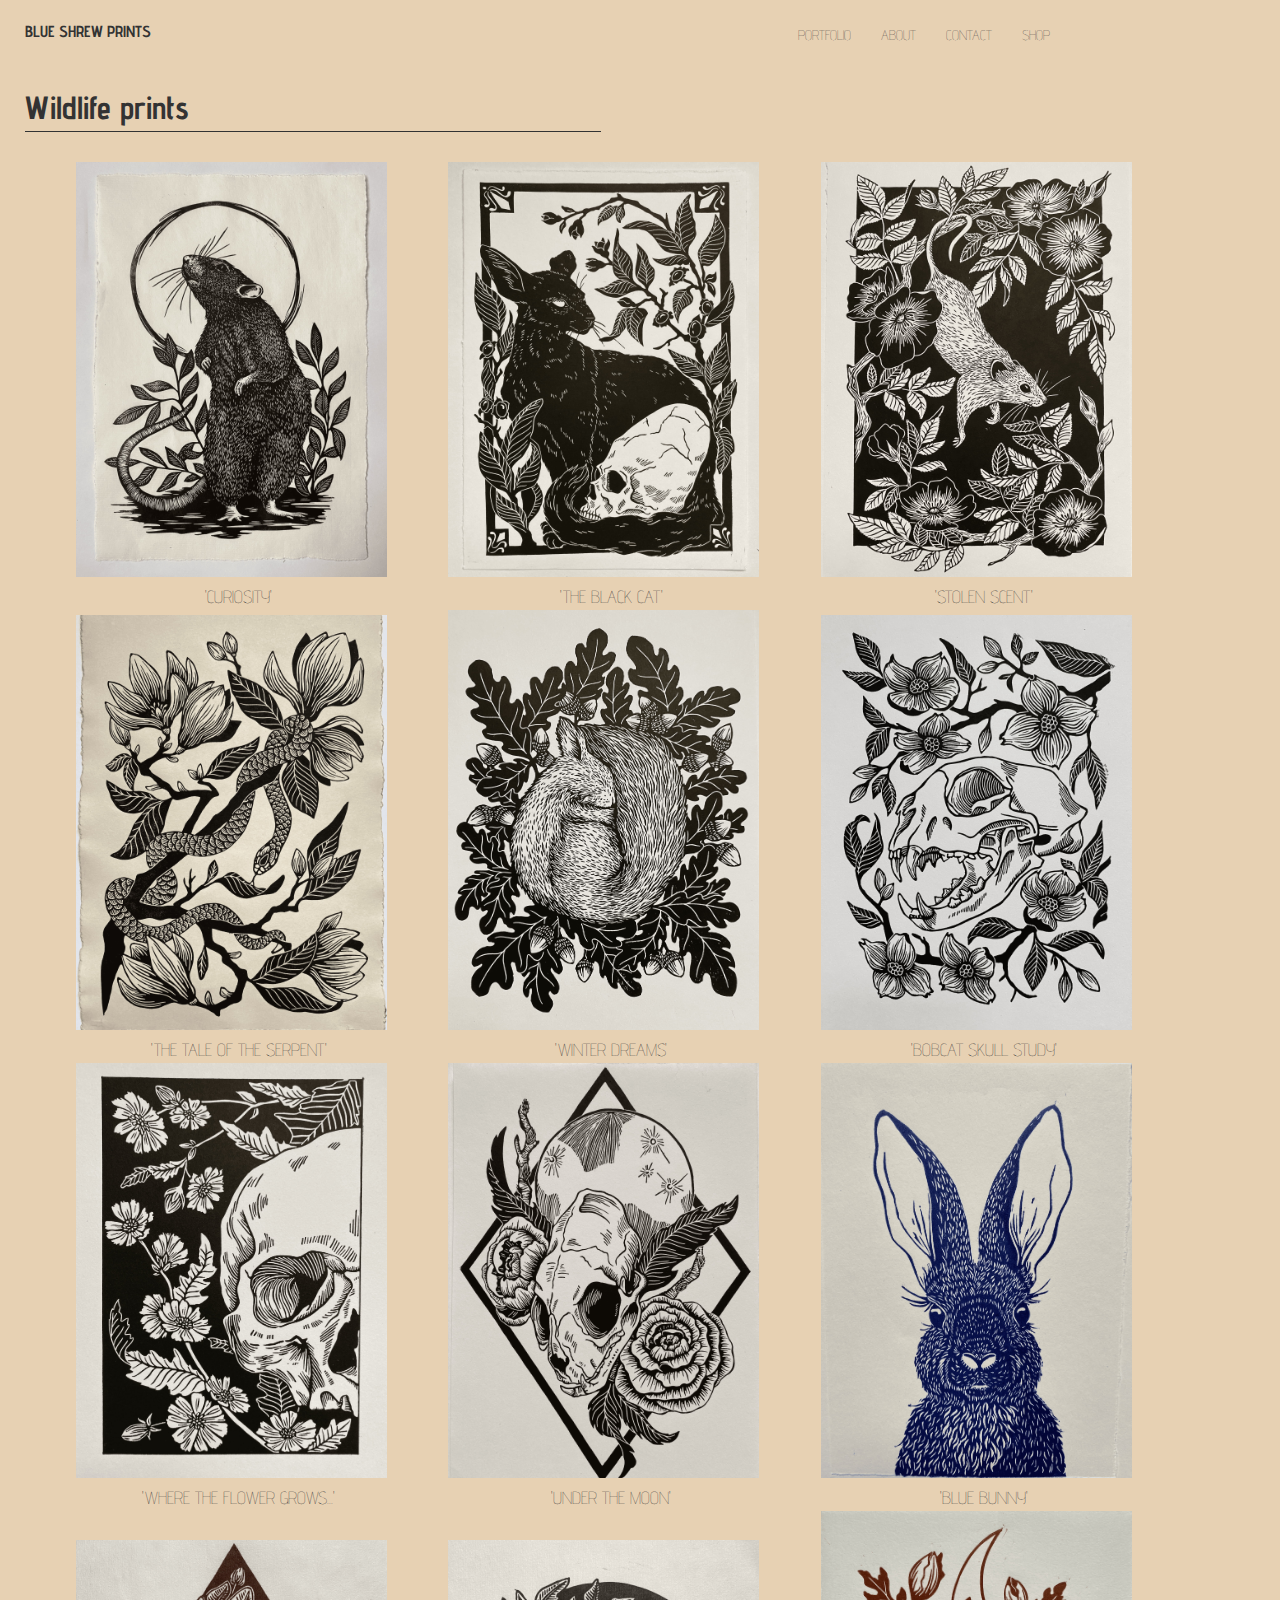
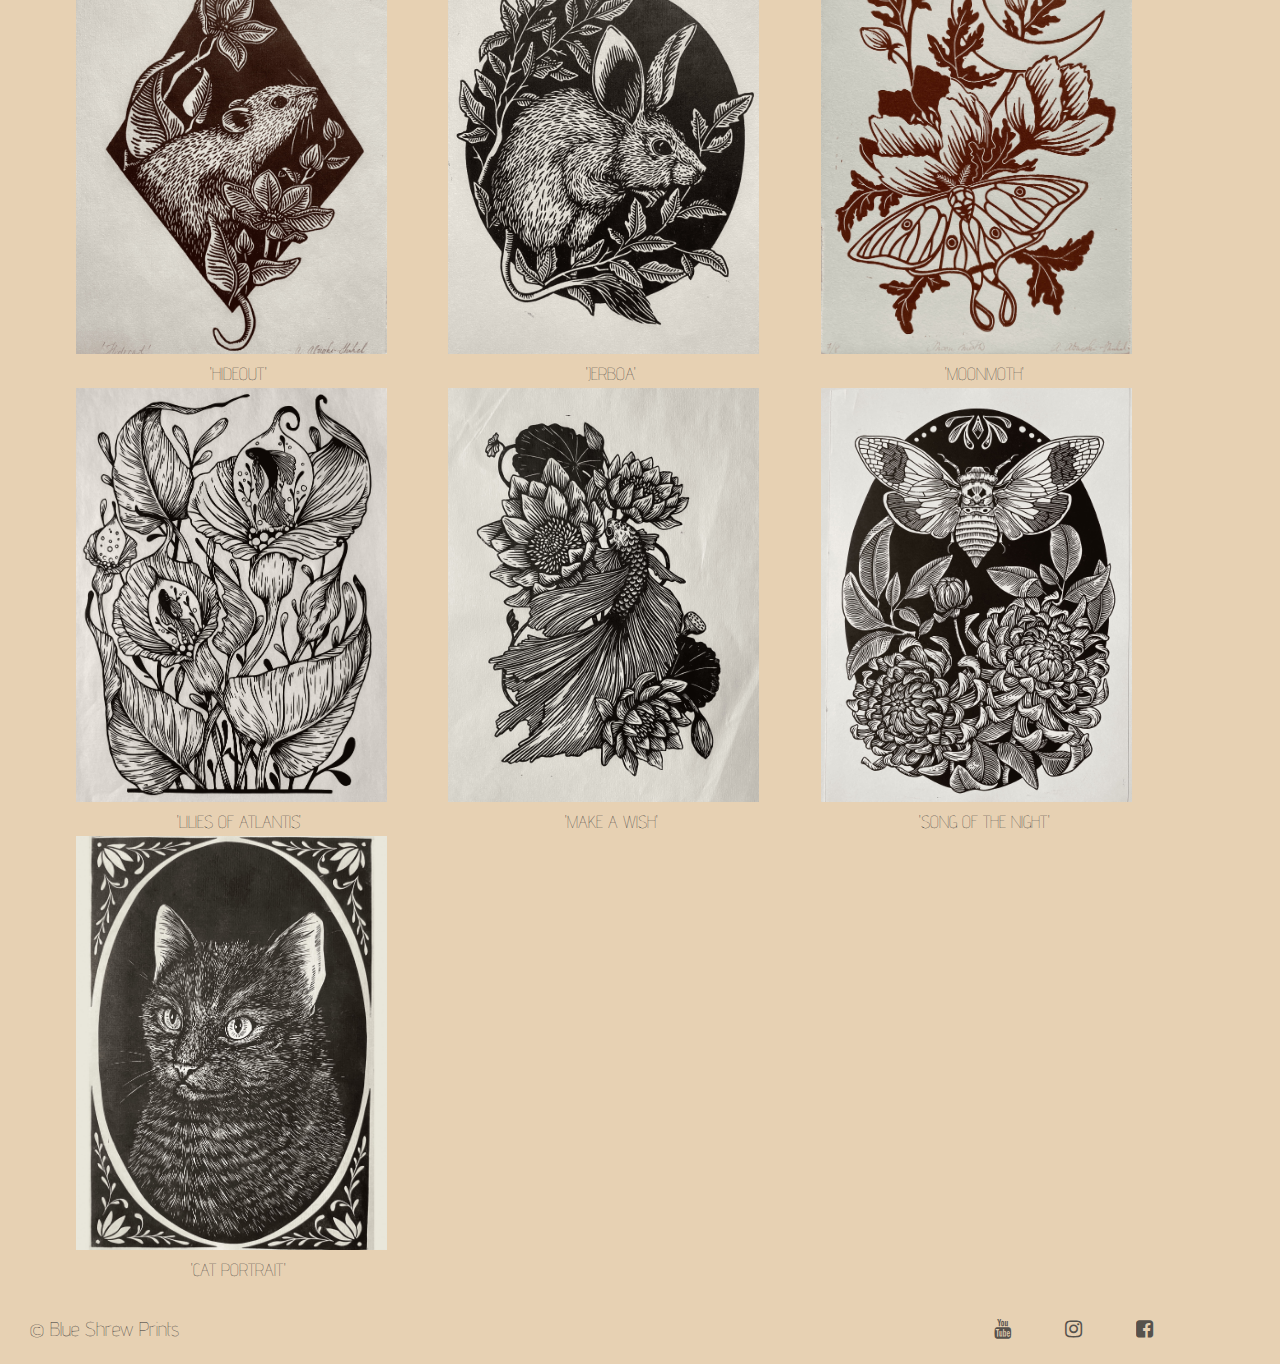
<file: wildlife.html>
<!DOCTYPE html>
<html lang="en">
<head>
	<meta charset="utf-8">
	<meta name="viewport" content="width=device-width, initial-scale=1">
	<title>Blue Shrew Prints</title>
	<meta name="description" content="Linocut prints made by Andrea Raffai">
	<meta name="keywords" content="linocut, prints, handmade, art, contemporary">
	<link rel="favicon" type="image/png" href="./IMG/favicon-16x16.png">
	<link rel="stylesheet" type="text/css" href="style.css">
	<link rel="stylesheet" href="https://cdnjs.cloudflare.com/ajax/libs/font-awesome/4.7.0/css/font-awesome.min.css">

	
</head>
<body>
	<header>
		
<!-- NAV -->

		<div class="logo">
			<a href="./index.html">
			<h1>BLUE SHREW PRlNTS</h1>
			</a>
		</div>
		<div class="bar">
		<nav>
			<a href="javascript:void(0);" class="icon" onclick="myFunction()">
				<i class="fa fa-bars"></i>
			</a>
			<div id="navLinks">
			    <a href="./portfolio.html">PORTFOLlO</a>
			    <a href="./about.html">ABOUT</a>
			    <a href="./contact.html">CONTACT</a>
			    <a href="./shop.html">SHOP</a>
  			</div>
		</nav>
		</div>
		<div class="logo2">
			<a href="./index.html">
			<h1>BLUE SHREW PRlNTS</h1>
			</a>
		</div>
		<div class="bar2">
		<nav>
			<div id="navLinks2">
			  	<a href="./shop.html">SHOP</a>
			    <a href="./contact.html">CONTACT</a>
			    <a href="./about.html">ABOUT</a>
			    <a href="./portfolio.html">PORTFOLlO</a>
  			</div>

		</nav>
		</div>

	</header>

	<section id="content">
			
			<h1 class="heading">
				Wildlife prints
			</h1>
			<hr>

			<div id="m-view" class="wrapper">

				<div class="shop-container">
				
					
					<div>

					<img src="./IMG/IMG_3978.jpg" alt="'Curiosity' linocut print">

					<p> 'CURlOSlTY' </p>

					</div>

					<div>

					<img src="./IMG/IMG_3983.jpg" alt="'The Black Cat' linocut print">

					<p> 'THE BLACK CAT' </p>

					</div>

					<div>

					<img src="./IMG/IMG_3987.jpg" alt="'Stolen scent' linocut print">

					<p> 'STOLEN SCENT' </p>

					</div>

					<div>

					<img src="./IMG/IMG_3988.jpg" alt="'The Tale of the Serpent' linocut print">

					<p> 'THE TALE OF THE SERPENT' </p>

					</div>

					<div>

					<img src="./IMG/IMG_3993.jpg" alt="'Winter Dreams' linocut print">

					<p> 'WlNTER DREAMS' </p>

					</div>

					<div>

					<img src="./IMG/IMG_3980.jpg" alt="'Bobcat skull study' linocut print">

					<p> 'BOBCAT SKULL STUDY' </p>

					</div>

					<div>

					<img src="./IMG/IMG_3986.jpg" alt="'Where the flower grows...' linocut print">

					<p> 'WHERE THE FLOWER GROWS...' </p>

					</div>

					<div>

					<img src="./IMG/IMG_4001.jpg" alt="'Under the Moon' linocut print">

					<p> 'UNDER THE MOON' </p>

					</div>

					<div>

					<img src="./IMG/IMG_4006.jpg" alt="'Blue bunny' linocut print">

					<p> 'BLUE BUNNY' </p>

					</div>

					<div>

					<img src="./IMG/IMG_4007.jpg" alt="'Hideout' linocut print">

					<p> 'HlDEOUT' </p>

					</div>

					<div>

					<img src="./IMG/IMG_4009.jpg" alt="'Jerboa' linocut print">

					<p> 'JERBOA' </p>

					</div>

					<div>

					<img src="./IMG/IMG_4010.jpg" alt="'Moonmoth' linocut print">

					<p> 'MOONMOTH' </p>

					</div>

					<div>

					<img src="./IMG/IMG_4017.jpg" alt="'Lilies of Atlantis' linocut print">

					<p> 'LlLlES OF ATLANTlS' </p>

					</div>

					<div>

					<img src="./IMG/IMG_4020.jpg" alt="'Make a wish' linocut print">

					<p> 'MAKE A WlSH' </p>

					</div>

					<div>

					<img src="./IMG/IMG_4022.jpg" alt="'Song of the Night' linocut print">

					<p> 'SONG OF THE NlGHT' </p>

					</div>

					<div>

					<img src="./IMG/IMG_3976.jpg" alt="'Cat portrait' linocut print">

					<p> 'CAT PORTRAlT' </p>

					</div>

				</div>
				
			</div>

			<div id="d-view" class="wrapper">

			<div class="categories">

				<div class="category">
					<img src="./IMG/IMG_3978.jpg" alt="'Curiosity' linocut print">

					<p> 'CURlOSlTY' </p>
				</div>
				<div class="category">
					<img src="./IMG/IMG_3983.jpg" alt="'The Black Cat' linocut print">

					<p> 'THE BLACK CAT' </p>
				</div>
				<div class="category">
					<img src="./IMG/IMG_3987.jpg" alt="'Stolen scent' linocut print">

					<p> 'STOLEN SCENT' </p>
				</div>

			</div>

			<div class="categories">

				<div class="category">
					<img src="./IMG/IMG_3988.jpg" alt="'The Tale of the Serpent' linocut print">

					<p> 'THE TALE OF THE SERPENT' </p>
				</div>
				<div class="category">
					<img src="./IMG/IMG_3993.jpg" alt="'Winter Dreams' linocut print">

					<p> 'WlNTER DREAMS' </p>
				</div>
				<div class="category">
					<img src="./IMG/IMG_3980.jpg" alt="'Bobcat skull study' linocut print">

					<p> 'BOBCAT SKULL STUDY' </p>
				</div>

			</div>

			<div class="categories">

				<div class="category">
					<img src="./IMG/IMG_3986.jpg" alt="'Where the flower grows...' linocut print">

					<p> 'WHERE THE FLOWER GROWS...' </p>
				</div>
				<div class="category">
					<img src="./IMG/IMG_4001.jpg" alt="'Under the Moon' linocut print">

					<p> 'UNDER THE MOON' </p>
				</div>
				<div class="category">
					<img src="./IMG/IMG_4006.jpg" alt="'Blue bunny' linocut print">

					<p> 'BLUE BUNNY' </p>
				</div>

			</div>

			<div class="categories">

				<div class="category">
					<img src="./IMG/IMG_4007.jpg" alt="'Hideout' linocut print">

					<p> 'HlDEOUT' </p>
				</div>
				<div class="category">
					<img src="./IMG/IMG_4009.jpg" alt="'Jerboa' linocut print">

					<p> 'JERBOA' </p>
				</div>
				<div class="category">
					<img src="./IMG/IMG_4010.jpg" alt="'Moonmoth' linocut print">

					<p> 'MOONMOTH' </p>
				</div>

			</div>

			<div class="categories">

				<div class="category">
					<img src="./IMG/IMG_4017.jpg" alt="'Lilies of Atlantis' linocut print">

					<p> 'LlLlES OF ATLANTlS' </p>
				</div>
				<div class="category">
					<img src="./IMG/IMG_4020.jpg" alt="'Make a wish' linocut print">

					<p> 'MAKE A WlSH' </p>
				</div>
				<div class="category">
					<img src="./IMG/IMG_4022.jpg" alt="'Song of the Night' linocut print">

					<p> 'SONG OF THE NlGHT' </p>
				</div>

			</div>

			<div class="categories">

				<div class="category">
					<img src="./IMG/IMG_3976.jpg" alt="'Cat portrait' linocut print">

					<p> 'CAT PORTRAlT' </p>
				</div>

			</div>

			

			</div>

		
	</section>
	<footer>
		&copy; Blue Shrew Prints
			<div id="social">
			<a href="https://www.facebook.com/TheBlueShrew" target="_blank"><i class="fa fa-facebook-square"></i></a>
			<a href="https://www.instagram.com/theblueshrew" target="_blank"><i class="fa fa-instagram"></i></a>
			<a href="https://www.youtube.com/channel/UCjPksI8dxlvdfoHy33ZhzMQ" target="_blank"><i class="fa fa-youtube"></i></a>
			</div>
	</footer>

<!-- NAV Display switch -->

	<script>
				function myFunction() {
		  var x = document.getElementById("navLinks");
		  if (x.style.display === "block") {
		    x.style.display = "none";
		  } else {
		    x.style.display = "block";
		  }
		}
	</script>

</body>
</html>
</file>
<file: style.css>
@charset "UTF-8";
@import url('https://fonts.googleapis.com/css2?family=Advent+Pro:wght@100;200;300&display=swap');
/* CSS Document */

* {
        margin: 0;
        padding: 0;
        border: 0;
        outline: 0;
        font-size: 100%;
        vertical-align: baseline;
        background: transparent;
   }

html {
  box-sizing: border-box;
}


body {
  max-width: 100%;
  max-height: 100%;
  font-family: "Advent Pro", Helvetica, Arial, sans-serif;
  font-size: 16px;
  color: #333333;
  font-weight: 100;
  line-height: 1.5;
  margin: 0;
  padding: 0;
  background: #e7d1b3;
  scroll-behavior: smooth;
  overflow: auto;
}

footer{
	font-size: 14px;
	padding: 0 30px 20px 30px;
	background: #e7d1b3;
	max-width: 80%;
}


.heading{
	padding-left: 25px;
	margin-bottom: 0;
	color: #333333;
}

hr{
	width: 45%;
	height: 1px;
	border-width: 0;
	color: #333333;
	background-color: #333333;
	margin-left: 25px;
	margin-top: 0;

}

p{
	width: 80%;
	padding-left: 25px;
}


/* Navigation */

header{
	max-width: 100%;
	padding-bottom: 25px;
	margin: auto;
	overflow: hidden;
	background: #e7d1b3;
}

header h1{
	padding-left: 25px;
}

h2{
	padding-left: 25px;
	margin-bottom: 0px;
}

.logo{
	width: 70%;
	display: inline-block;
	font-size: 14px;
	padding-top: 10px;
}

.logo a{
	text-decoration: none;
	color: #333333;
}

.logo2{
	width: 40%;
	display: inline-block;
	font-size: 1em;
	padding-top: 20px;
}

.logo2 a{
	text-decoration: none;
	color: #333333;
}

.bar{
	float: right;
	width: 20%;
	display: block;
	padding-top: 10px;
}

.bar a{
	text-decoration: none;
	color: #333333;
}

.bar2{
	float: right;
	width: 40%;
	display: inline-block;
	padding-top: 10px;
	font-size: 2em;
}

.bar2 a{
	text-decoration: none;
	color: #333333;
}

nav{
	display: inline-block;
	color: #333333;

}

nav a{
	
	font-size: 14px;

}

#navLinks{
	display: none;
}

#navLinks2{
	float: right;
}

#navLinks2 a{
	float: right;
	margin: 0 0 0 30px;
}

#navLinks2 a:hover{
	color: #E8E6B3;
	background: #dfcaac;
	transition: 0.7s;
}

/* Home */

#home{
	height: 95vh;
	background: url(./IMG/hero-bg.png);
	background-position: bottom;
	background-size: contain;
	background-repeat: no-repeat;
}

.tagline{
	padding: 80px 0 0 0;
	font-size: 40px;
	color: #333333;
	text-align: center;
}

.button{
	margin: auto;
	height: 40px;
	width: 130px;
	text-align: center;
	border: 1px solid #333333;
	border-radius: 6px;
	background: rgba(231, 209, 179, 0.7);
}


.button a{

	font-size: 20px;
	color: #333333;
	text-decoration: none;
	text-align: center;
	line-height: 40px;

}

.button:hover{
	background: #dfcaac;
	transition: 0.7s;
}

/* Portfolio */

#content{

	min-height: 90vh;
	height: auto;
	overflow: auto;

	
}

#d-view{
	display: none;
}

.wrapper{

	width: 100%;
	padding-top: 30px;
}

.fa{
	position: relative;
	left: 40%;
}

#chevron-left1{
	font-size: 30px;
	padding-top: 115px;
	float: left;
	width: 25%;
	display: inline-block;
}

#chevron-left2{
	font-size: 30px;
	padding-top: 115px;
	float: left;
	width: 25%;
	display: none;
}

#chevron-left3{
	font-size: 30px;
	padding-top: 115px;
	float: left;
	width: 25%;
	display: none;
}

#chevron-right1{
	font-size: 30px;
	padding-top: 115px;
	float: right;
	width: 25%;
	display: inline-block;

}

#chevron-right2{
	font-size: 30px;
	padding-top: 115px;
	float: right;
	width: 25%;
	display: none;

}

#chevron-right3{
	font-size: 30px;
	padding-top: 115px;
	float: right;
	width: 25%;
	display: none;

}

.img-container{

	display: inline-block;
	width: 50%;
	margin: auto;
	padding-top: 20px;
	overflow: auto;

}

.img-container img{

	display: inline-block;
	height: auto;
	width: 100%;
}

.img-container p{

	text-align: center;
	margin: auto;
	padding: 0;

}

.img-container a{
	text-decoration: none;
	color: #333333;
}

#cat1{
	display: block;
}

#cat2{
	display: none;
}

#cat3{
	display: none;
}

.arrows a{
	text-decoration: none;
	color: #333333;
	opacity: 0.8;
}

footer i{
	color: #333333;
	opacity: 0.8;
	padding-left: 10px;
	padding-right: 0px;
}

/* ABOUT */

#about{

	height: auto;
	overflow: auto;
}

#portrait-m{
	margin: 8% 25% 0 25%;
}

#portrait-d{
	margin: 8% 25% 0 25%;
}


#quote{
	font-size: 14px;
}

.description{
	width: 80%;
	text-align: left;
	font-size: 14px;
	padding-top: 20px;
}

.paragraph{
	display: none;
	width: 100%;

}

#cat1 p{
	border: 1px solid #333333;
}

#cat2 p{
	border: 1px solid #333333;
}

#cat3 p{
	border: 1px solid #333333;
}

/* CONTACT */

#contact{
	height: 88vh;
	overflow: auto;
	background: url("./IMG/bg2.png");
	background-position: bottom;
	background-size: contain;
	background-repeat: no-repeat;
}

form{
	width: 50%;
	padding-top: 10px;
}

input[type=text] {
  background-color: #DFCAAC;
  color: #333333;
  border: none;
  font-family: "Advent Pro", Helvetica, Arial, sans-serif;
  font-size: 16px;
}

textarea{
  height: 120px;
  background-color: #DFCAAC;
  color: #333333;
  border: none;
  font-family: "Advent Pro", Helvetica, Arial, sans-serif;
  font-size: 16px;

}

#message{
	height: 120px;
}

#submit{
	margin: 0 0 40px 25px;
	height: 30px;
	width: 110px;
}

#submit a{
	line-height: 30px;
}

.small{
	width: 100%; 
	height: 40px;
	margin-top: 10px;
	margin-bottom: 10px;
	margin-left: 25px;
}

#mapid{
	margin: 30px 20% 0 20%;
	height: 50%;
	width: 60%;
	mix-blend-mode: hard-light;
}

/* SHOP */

.shop-container{

	display: inline-block;
	width: 50%;
	margin: 0 25% 0 25%;
	padding-top: 20px;
	overflow: auto;

}

.shop-container img{

	display: inline-block;
	height: auto;
	width: 100%;
}

.shop-container p{

	text-align: center;
	margin: auto;
	padding: 0 0 20px 0;

}



.modal{

	display: none;
	position: fixed;
	z-index: 1;
	padding-top: 50px;
	left: 0;
	top: 0;
	width: 100%;
	height: 100%;
	overflow: auto;
	background-color: rgba(0,0,0,0.8);

}

.modal-content{

	margin: auto;
	display: block;
	width: 80%;
}

#caption{

	margin: auto;
	display: block;
	width: 80%;
	text-align: center;
	color: #cccccc;
	padding: 5px 0;
	height: 40px;

}

.modal-content, #caption{

	animation-name: zoom;
	animation-duration: 1.5s;

}

#close{

	position: absolute;
	top: 15px;
	right: 35px;
	color: #f1f1f1;
	font-size: 20px;
	transition: 0.3s;
	cursor: pointer;

}

#link{
	margin: 0 30% 0 30%;
	width: 40%;
	border: 1px solid white;
	color: white;
	text-align: center;
	animation-name: zoom;
	animation-duration: 1.5s;
}

/* FOOTER */

#social{
	float: right;
	width: 40%;
	padding-right: 20px;
}

#social i{
	float: right;
	width: 15%;
	padding-top: 5px;
}

@keyframes zoom{
	from {transform: scale(0)}
	to {transform: scale(1)}
}

@media (max-width: 580px) {
	.logo2{
	display: none;
	}

	.bar2{
	display: none;
	}

}

@media (min-width: 570px) {
	.logo{
	display: none;
	}

	.bar{
	display: none;
	}

	.wrapper{
		width: 90%;
		margin: auto;
		padding-bottom: 30px;
	}

	#chevron-left1{
	padding-top: 230px;
	}

	#chevron-left2{
	padding-top: 230px;
	}

	#chevron-left3{
	padding-top: 230px;
	}

	#chevron-right1{
	padding-top: 230px;
	}

	#chevron-right2{
	padding-top: 230px;
	}

	#chevron-right3{
	padding-top: 230px;
	}

	.heading{
		font-size: 2em;
	}

	p{
		font-size: 1.1em;
	}

	footer{
		font-size: 20px;
	}

}

@media only screen 
    and (device-width: 414px) 
    and (device-height: 896px) 
    and (-webkit-device-pixel-ratio: 2) { 

	.bar{
	width: 18%;
	}
	    
	.tagline{
		padding: 200px 0 0 0;
	    }
	    
	.heading{
		padding-top: 50px;
	    }

}

@media (min-width: 1024px) {


	#m-view{
		display: none;
	}

	#d-view{
		display: block;
	}

	.img-container p{
		width: 50%;
	}

	#chevron-left1{
	padding-top: 300px;
	}

	#chevron-left2{
	padding-top: 300px;
	}

	#chevron-left3{
	padding-top: 300px;
	}

	#chevron-right1{
	padding-top: 300px;
	}

	#chevron-right2{
	padding-top: 300px;
	}

	#chevron-right3{
	padding-top: 300px;
	}

	.categories{
		width: 100%;
		height: auto;
	}

	.category{
		display: inline-block;
		width: 30%;
		margin: 0 1% 0 1%;
	}

	.category a{
		text-decoration: none;
		color: #333333;
	}

	.category img{
		display: inline-block;
		height: 90%;
		width: 90%;
	}

	.category p{
		padding-right: 25px;
		text-align: center;
	}

	#portrait-d{
		margin: 2% 2% 0 3%;
    height: 400px;
    width: 300px;
    overflow: hidden;
	}


	.about-txt{
		display: inline-block;
		width: 60%;
		height: 100%;
		font-size: 18px;
	}

	#contact{
		height: 87vh;
	}

	#contact p{
		background: rgba(231, 209, 179, 0.5);
		width: 50%;
	}

	form{
	width: 30%;
	
	}

	.modal-content{
		width: 40%;
	}

	#link{
		width: 16%;
		margin: 0 42% 0 42%;
	}


}

@media (min-width: 1300px) {

	.logo2{
		font-size: 1.2em;
	}

	.bar2{
		width: 35%;
	}

	.bar2 a{
		font-size: 0.8em;
	}

	#navLinks2{
		font-size: 0.7em;
	}

	.tagline{
		font-size: 5em;
	}

	#about{
		height: 85vh;
	}

	#featured{
		width: 60%;
	}


}

@media (min-width: 1500px) {

	.modal-content{
		width: 30%;
	}

}
</file>
